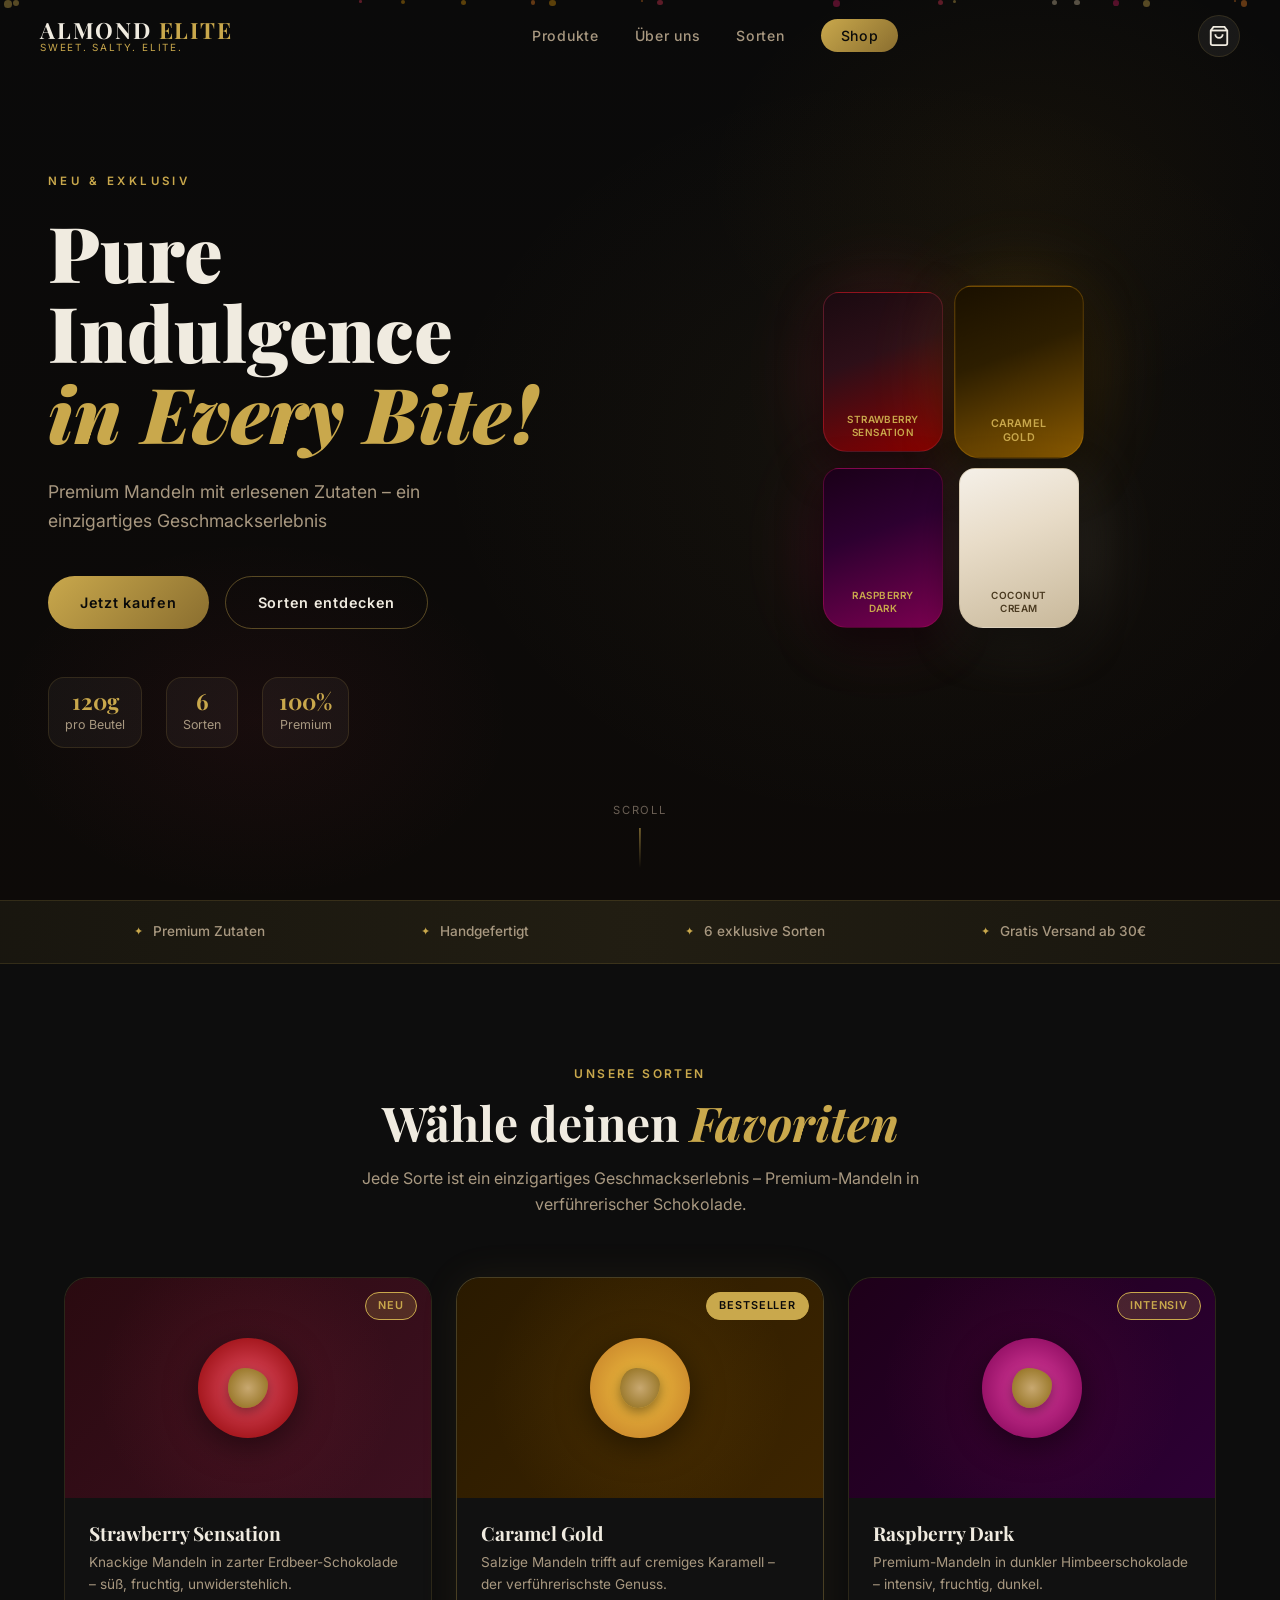
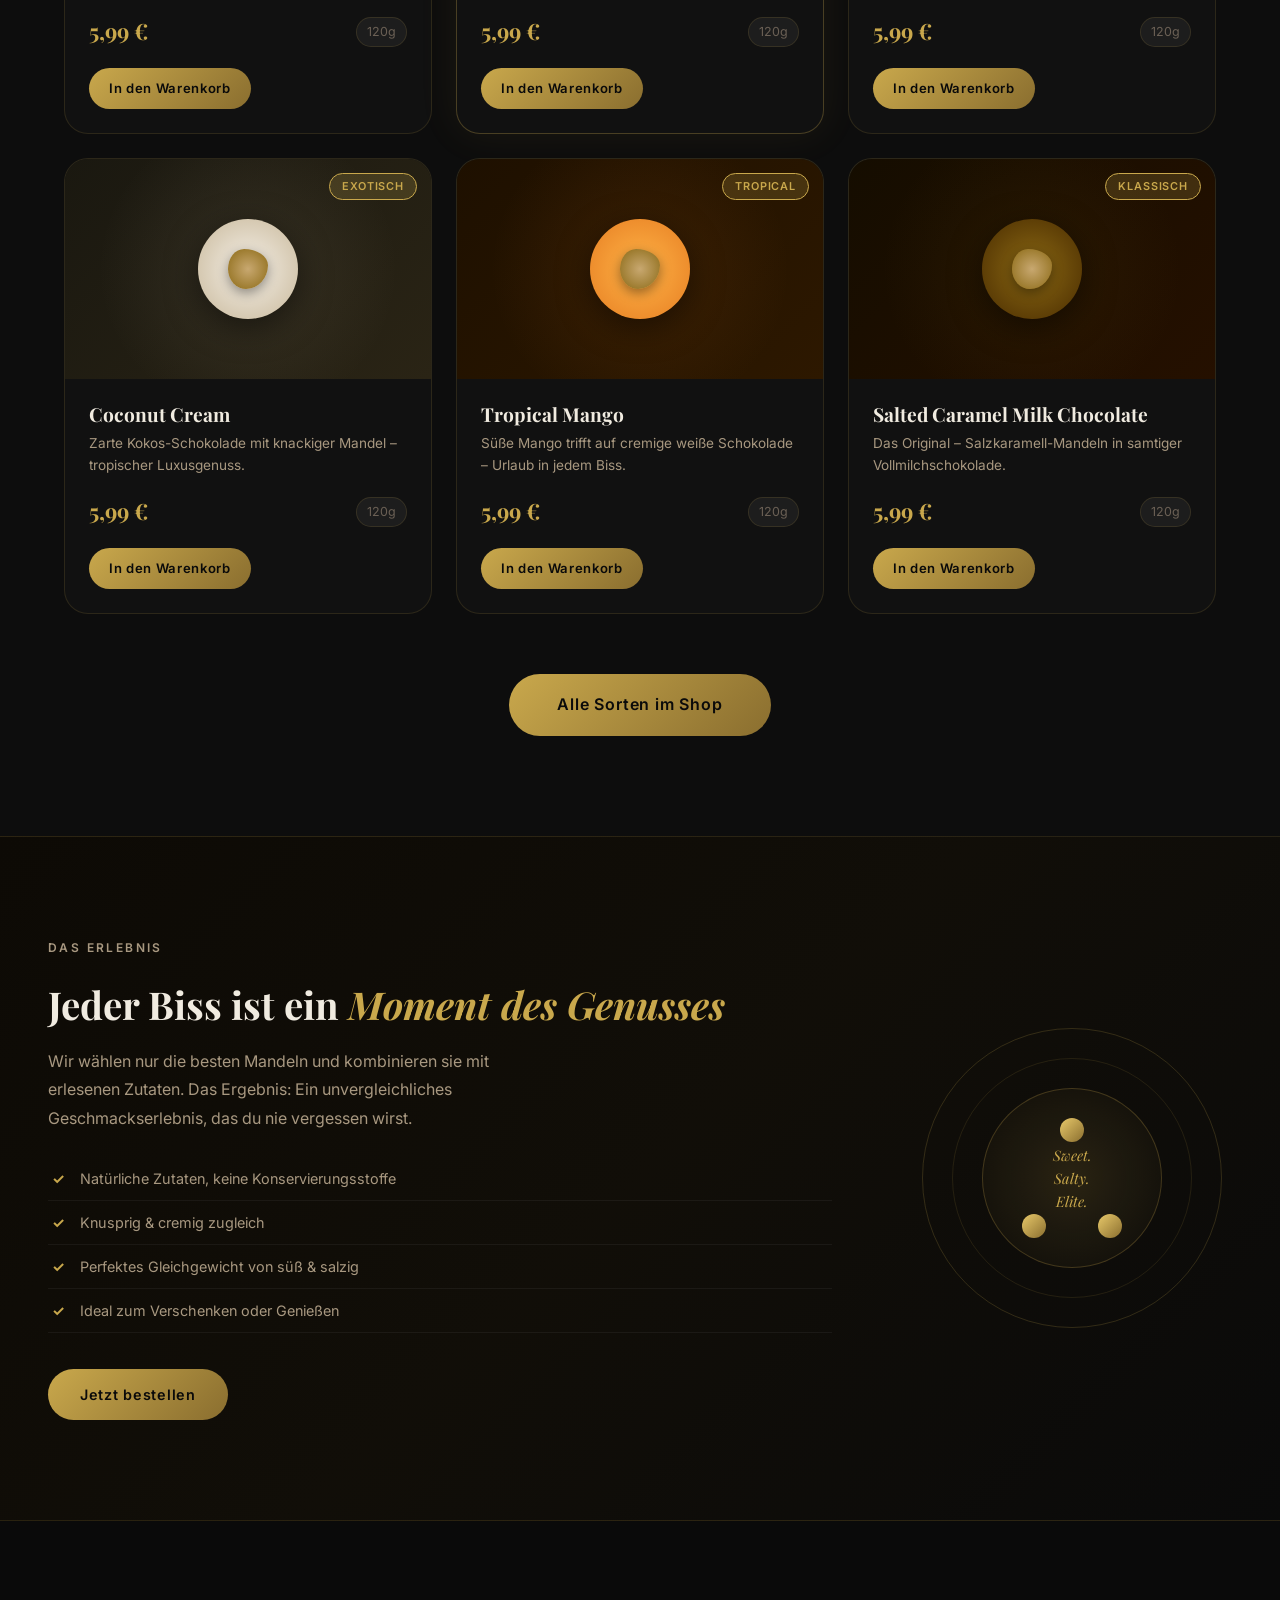
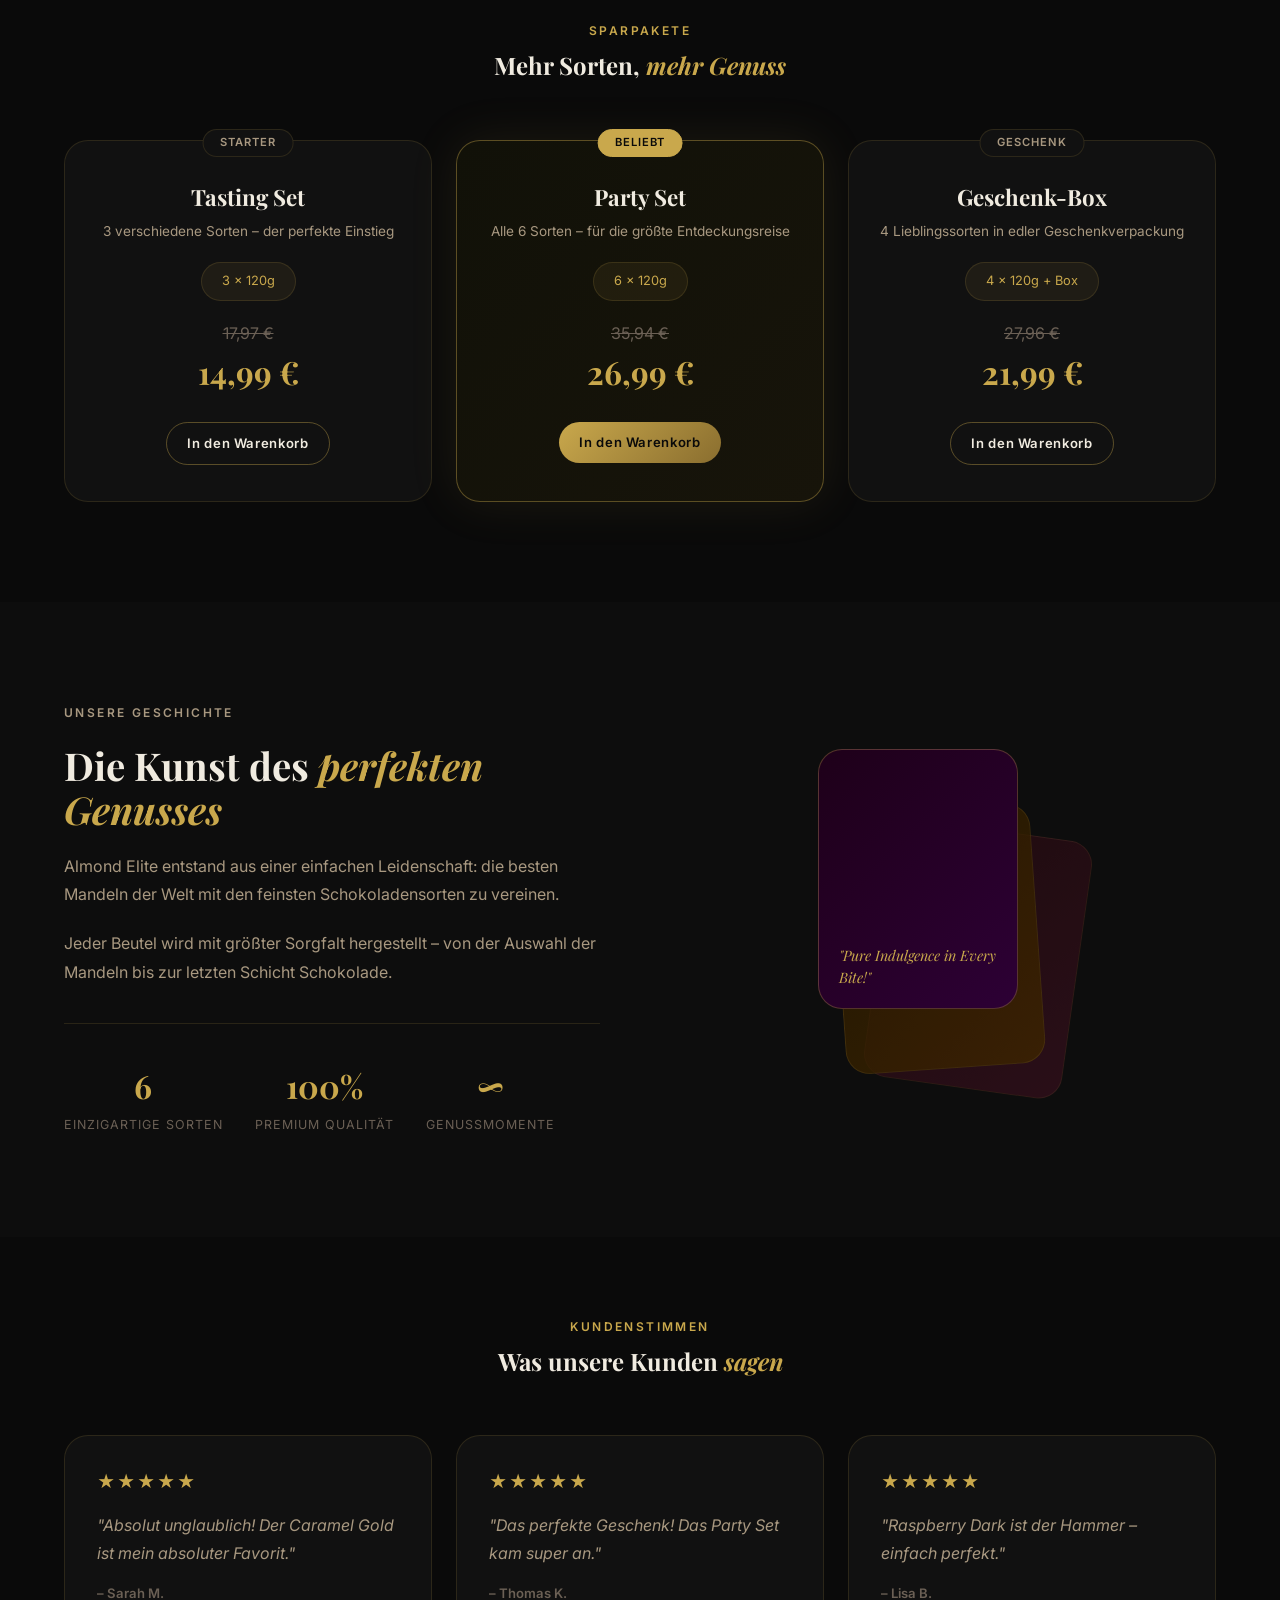
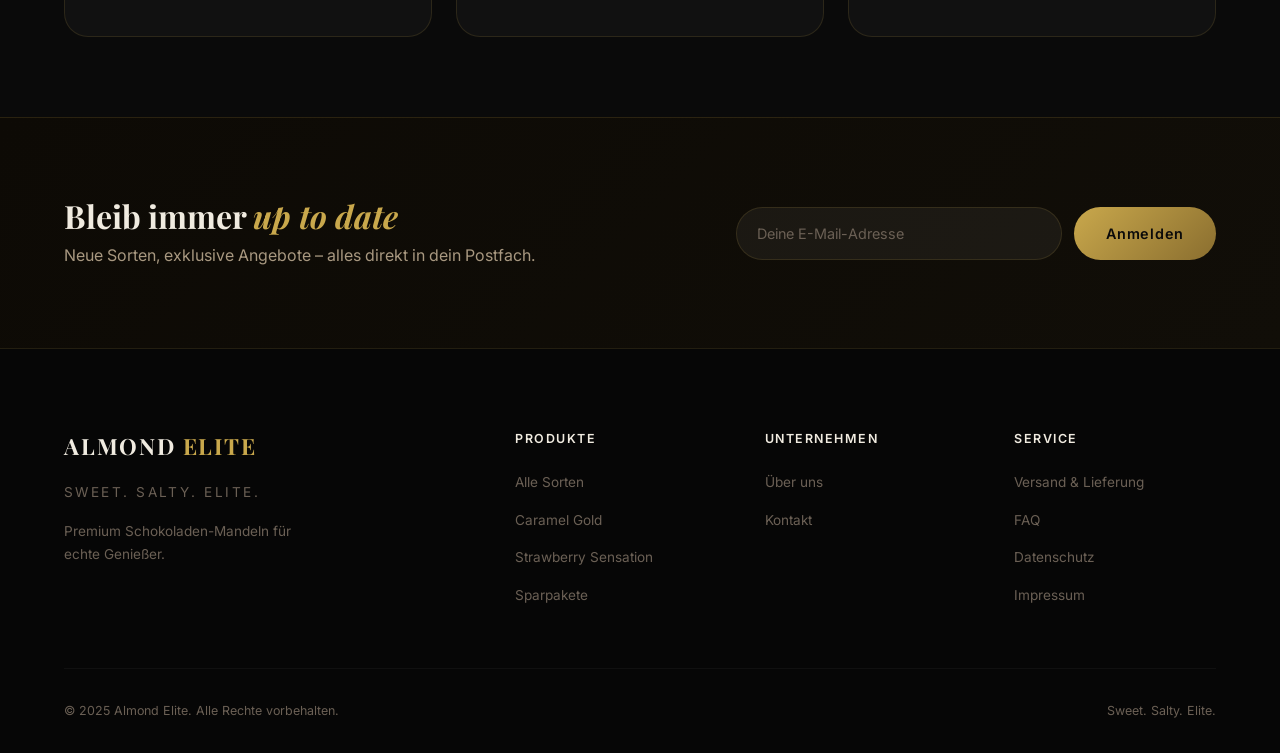
<file: index.html>
<!DOCTYPE html>
<html lang="de">
<head>
  <meta charset="UTF-8" />
  <meta name="viewport" content="width=device-width, initial-scale=1.0" />
  <title>Almond Elite – Sweet. Salty. Elite.</title>
  <link rel="stylesheet" href="css/style.css" />
  <link rel="preconnect" href="https://fonts.googleapis.com" />
  <link rel="preconnect" href="https://fonts.gstatic.com" crossorigin />
  <link href="https://fonts.googleapis.com/css2?family=Playfair+Display:ital,wght@0,400;0,700;0,900;1,400&family=Inter:wght@300;400;500;600&display=swap" rel="stylesheet" />
</head>
<body>

  <!-- ===== NAVIGATION ===== -->
  <nav class="navbar" id="navbar">
    <div class="nav-container">
      <a href="index.html" class="nav-logo">
        <span class="logo-text">ALMOND <span class="logo-accent">ELITE</span></span>
        <span class="logo-tagline">Sweet. Salty. Elite.</span>
      </a>

      <ul class="nav-links" id="navLinks">
        <li><a href="#products">Produkte</a></li>
        <li><a href="#about">Über uns</a></li>
        <li><a href="#flavors">Sorten</a></li>
        <li><a href="shop.html" class="nav-shop-link">Shop</a></li>
      </ul>

      <div class="nav-actions">
        <a href="shop.html" class="cart-btn" id="cartBtn">
          <svg width="22" height="22" viewBox="0 0 24 24" fill="none" stroke="currentColor" stroke-width="2"><path d="M6 2L3 6v14a2 2 0 002 2h14a2 2 0 002-2V6l-3-4z"/><line x1="3" y1="6" x2="21" y2="6"/><path d="M16 10a4 4 0 01-8 0"/></svg>
          <span class="cart-count" id="cartCount">0</span>
        </a>
        <button class="hamburger" id="hamburger" aria-label="Menu">
          <span></span><span></span><span></span>
        </button>
      </div>
    </div>
  </nav>

  <!-- ===== HERO ===== -->
  <section class="hero" id="hero">
    <div class="hero-bg-overlay"></div>
    <div class="hero-particles" id="particles"></div>
    <div class="hero-content">
      <p class="hero-eyebrow">NEU & EXKLUSIV</p>
      <h1 class="hero-title">
        Pure Indulgence<br/>
        <em>in Every Bite!</em>
      </h1>
      <p class="hero-subtitle">Premium Mandeln mit erlesenen Zutaten – ein einzigartiges Geschmackserlebnis</p>
      <div class="hero-actions">
        <a href="shop.html" class="btn btn-primary">Jetzt kaufen</a>
        <a href="#products" class="btn btn-outline">Sorten entdecken</a>
      </div>
      <div class="hero-badges">
        <div class="badge"><span>120g</span>pro Beutel</div>
        <div class="badge"><span>6</span>Sorten</div>
        <div class="badge"><span>100%</span>Premium</div>
      </div>
    </div>
    <div class="hero-visual">
      <div class="hero-products-showcase">
        <div class="showcase-product showcase-1">
          <div class="product-glow strawberry-glow"></div>
          <div class="product-bag strawberry-bag">
            <div class="bag-label">Strawberry<br>Sensation</div>
          </div>
        </div>
        <div class="showcase-product showcase-2 featured">
          <div class="product-glow caramel-glow"></div>
          <div class="product-bag caramel-bag">
            <div class="bag-label">Caramel<br>Gold</div>
          </div>
        </div>
        <div class="showcase-product showcase-3">
          <div class="product-glow raspberry-glow"></div>
          <div class="product-bag raspberry-bag">
            <div class="bag-label">Raspberry<br>Dark</div>
          </div>
        </div>
        <div class="showcase-product showcase-4">
          <div class="product-glow coconut-glow"></div>
          <div class="product-bag coconut-bag">
            <div class="bag-label">Coconut<br>Cream</div>
          </div>
        </div>
      </div>
    </div>
    <div class="hero-scroll">
      <span>Scroll</span>
      <div class="scroll-line"></div>
    </div>
  </section>

  <!-- ===== USP STRIP ===== -->
  <section class="usp-strip">
    <div class="container">
      <div class="usp-grid">
        <div class="usp-item">
          <div class="usp-icon">✦</div>
          <span>Premium Zutaten</span>
        </div>
        <div class="usp-item">
          <div class="usp-icon">✦</div>
          <span>Handgefertigt</span>
        </div>
        <div class="usp-item">
          <div class="usp-icon">✦</div>
          <span>6 exklusive Sorten</span>
        </div>
        <div class="usp-item">
          <div class="usp-icon">✦</div>
          <span>Gratis Versand ab 30€</span>
        </div>
      </div>
    </div>
  </section>

  <!-- ===== PRODUCTS / FLAVORS ===== -->
  <section class="products-section" id="products">
    <div class="container">
      <div class="section-header">
        <p class="section-eyebrow">Unsere Sorten</p>
        <h2 class="section-title">Wähle deinen <em>Favoriten</em></h2>
        <p class="section-desc">Jede Sorte ist ein einzigartiges Geschmackserlebnis – Premium-Mandeln in verführerischer Schokolade.</p>
      </div>

      <div class="products-grid" id="productsGrid">

        <article class="product-card" data-flavor="strawberry" data-price="5.99">
          <div class="product-card-visual strawberry">
            <div class="card-bg-glow"></div>
            <div class="product-img-placeholder">
              <div class="almond-visual">
                <div class="av-outer" style="background: radial-gradient(circle, #e8536a, #8b0000)"></div>
                <div class="av-inner"></div>
              </div>
            </div>
            <span class="flavor-tag">NEU</span>
          </div>
          <div class="product-card-body">
            <h3>Strawberry Sensation</h3>
            <p>Knackige Mandeln in zarter Erdbeer-Schokolade – süß, fruchtig, unwiderstehlich.</p>
            <div class="product-meta">
              <span class="price">5,99 €</span>
              <span class="weight">120g</span>
            </div>
            <button class="btn btn-primary btn-sm add-to-cart"
              data-name="Strawberry Sensation"
              data-price="5.99"
              data-color="strawberry">In den Warenkorb</button>
          </div>
        </article>

        <article class="product-card featured-card" data-flavor="caramel" data-price="5.99">
          <div class="product-card-visual caramel">
            <div class="card-bg-glow"></div>
            <div class="product-img-placeholder">
              <div class="almond-visual">
                <div class="av-outer" style="background: radial-gradient(circle, #f0c040, #c27b27)"></div>
                <div class="av-inner"></div>
              </div>
            </div>
            <span class="flavor-tag bestseller-tag">Bestseller</span>
          </div>
          <div class="product-card-body">
            <h3>Caramel Gold</h3>
            <p>Salzige Mandeln trifft auf cremiges Karamell – der verführerischste Genuss.</p>
            <div class="product-meta">
              <span class="price">5,99 €</span>
              <span class="weight">120g</span>
            </div>
            <button class="btn btn-primary btn-sm add-to-cart"
              data-name="Caramel Gold"
              data-price="5.99"
              data-color="caramel">In den Warenkorb</button>
          </div>
        </article>

        <article class="product-card" data-flavor="raspberry" data-price="5.99">
          <div class="product-card-visual raspberry">
            <div class="card-bg-glow"></div>
            <div class="product-img-placeholder">
              <div class="almond-visual">
                <div class="av-outer" style="background: radial-gradient(circle, #e040a0, #7b0052)"></div>
                <div class="av-inner"></div>
              </div>
            </div>
            <span class="flavor-tag">Intensiv</span>
          </div>
          <div class="product-card-body">
            <h3>Raspberry Dark</h3>
            <p>Premium-Mandeln in dunkler Himbeerschokolade – intensiv, fruchtig, dunkel.</p>
            <div class="product-meta">
              <span class="price">5,99 €</span>
              <span class="weight">120g</span>
            </div>
            <button class="btn btn-primary btn-sm add-to-cart"
              data-name="Raspberry Dark"
              data-price="5.99"
              data-color="raspberry">In den Warenkorb</button>
          </div>
        </article>

        <article class="product-card" data-flavor="coconut" data-price="5.99">
          <div class="product-card-visual coconut">
            <div class="card-bg-glow"></div>
            <div class="product-img-placeholder">
              <div class="almond-visual">
                <div class="av-outer" style="background: radial-gradient(circle, #f5f0e8, #c8b89a)"></div>
                <div class="av-inner"></div>
              </div>
            </div>
            <span class="flavor-tag">Exotisch</span>
          </div>
          <div class="product-card-body">
            <h3>Coconut Cream</h3>
            <p>Zarte Kokos-Schokolade mit knackiger Mandel – tropischer Luxusgenuss.</p>
            <div class="product-meta">
              <span class="price">5,99 €</span>
              <span class="weight">120g</span>
            </div>
            <button class="btn btn-primary btn-sm add-to-cart"
              data-name="Coconut Cream"
              data-price="5.99"
              data-color="coconut">In den Warenkorb</button>
          </div>
        </article>

        <article class="product-card" data-flavor="mango" data-price="5.99">
          <div class="product-card-visual mango">
            <div class="card-bg-glow"></div>
            <div class="product-img-placeholder">
              <div class="almond-visual">
                <div class="av-outer" style="background: radial-gradient(circle, #ffb347, #e67e22)"></div>
                <div class="av-inner"></div>
              </div>
            </div>
            <span class="flavor-tag">Tropical</span>
          </div>
          <div class="product-card-body">
            <h3>Tropical Mango</h3>
            <p>Süße Mango trifft auf cremige weiße Schokolade – Urlaub in jedem Biss.</p>
            <div class="product-meta">
              <span class="price">5,99 €</span>
              <span class="weight">120g</span>
            </div>
            <button class="btn btn-primary btn-sm add-to-cart"
              data-name="Tropical Mango"
              data-price="5.99"
              data-color="mango">In den Warenkorb</button>
          </div>
        </article>

        <article class="product-card" data-flavor="saltedchoc" data-price="5.99">
          <div class="product-card-visual saltedchoc">
            <div class="card-bg-glow"></div>
            <div class="product-img-placeholder">
              <div class="almond-visual">
                <div class="av-outer" style="background: radial-gradient(circle, #8B6914, #4a2c00)"></div>
                <div class="av-inner"></div>
              </div>
            </div>
            <span class="flavor-tag">Klassisch</span>
          </div>
          <div class="product-card-body">
            <h3>Salted Caramel Milk Chocolate</h3>
            <p>Das Original – Salzkaramell-Mandeln in samtiger Vollmilchschokolade.</p>
            <div class="product-meta">
              <span class="price">5,99 €</span>
              <span class="weight">120g</span>
            </div>
            <button class="btn btn-primary btn-sm add-to-cart"
              data-name="Salted Caramel Milk Chocolate"
              data-price="5.99"
              data-color="saltedchoc">In den Warenkorb</button>
          </div>
        </article>

      </div>

      <div class="products-cta">
        <a href="shop.html" class="btn btn-primary btn-lg">Alle Sorten im Shop</a>
      </div>
    </div>
  </section>

  <!-- ===== FLAVOR EXPERIENCE BANNER ===== -->
  <section class="experience-banner">
    <div class="experience-inner">
      <div class="exp-content">
        <p class="section-eyebrow">Das Erlebnis</p>
        <h2>Jeder Biss ist ein <em>Moment des Genusses</em></h2>
        <p>Wir wählen nur die besten Mandeln und kombinieren sie mit erlesenen Zutaten. Das Ergebnis: Ein unvergleichliches Geschmackserlebnis, das du nie vergessen wirst.</p>
        <ul class="exp-list">
          <li><span class="check">✓</span> Natürliche Zutaten, keine Konservierungsstoffe</li>
          <li><span class="check">✓</span> Knusprig & cremig zugleich</li>
          <li><span class="check">✓</span> Perfektes Gleichgewicht von süß & salzig</li>
          <li><span class="check">✓</span> Ideal zum Verschenken oder Genießen</li>
        </ul>
        <a href="shop.html" class="btn btn-primary">Jetzt bestellen</a>
      </div>
      <div class="exp-visual">
        <div class="exp-circle-outer">
          <div class="exp-circle-mid">
            <div class="exp-circle-inner">
              <div class="exp-product-display">
                <div class="exp-almond exp-a1"></div>
                <div class="exp-almond exp-a2"></div>
                <div class="exp-almond exp-a3"></div>
                <span class="exp-tagline">Sweet.<br>Salty.<br>Elite.</span>
              </div>
            </div>
          </div>
        </div>
      </div>
    </div>
  </section>

  <!-- ===== BUNDLE SECTION ===== -->
  <section class="bundles-section" id="bundles">
    <div class="container">
      <div class="section-header">
        <p class="section-eyebrow">Sparpakete</p>
        <h2>Mehr Sorten, <em>mehr Genuss</em></h2>
      </div>
      <div class="bundles-grid">
        <div class="bundle-card">
          <div class="bundle-badge">Starter</div>
          <h3>Tasting Set</h3>
          <p>3 verschiedene Sorten – der perfekte Einstieg</p>
          <div class="bundle-items">3 × 120g</div>
          <div class="bundle-price">
            <span class="old-price">17,97 €</span>
            <span class="new-price">14,99 €</span>
          </div>
          <button class="btn btn-outline btn-sm add-to-cart"
            data-name="Tasting Set (3er)"
            data-price="14.99"
            data-color="caramel">In den Warenkorb</button>
        </div>
        <div class="bundle-card featured-bundle">
          <div class="bundle-badge popular-badge">Beliebt</div>
          <h3>Party Set</h3>
          <p>Alle 6 Sorten – für die größte Entdeckungsreise</p>
          <div class="bundle-items">6 × 120g</div>
          <div class="bundle-price">
            <span class="old-price">35,94 €</span>
            <span class="new-price">26,99 €</span>
          </div>
          <button class="btn btn-primary btn-sm add-to-cart"
            data-name="Party Set (6er)"
            data-price="26.99"
            data-color="caramel">In den Warenkorb</button>
        </div>
        <div class="bundle-card">
          <div class="bundle-badge">Geschenk</div>
          <h3>Geschenk-Box</h3>
          <p>4 Lieblingssorten in edler Geschenkverpackung</p>
          <div class="bundle-items">4 × 120g + Box</div>
          <div class="bundle-price">
            <span class="old-price">27,96 €</span>
            <span class="new-price">21,99 €</span>
          </div>
          <button class="btn btn-outline btn-sm add-to-cart"
            data-name="Geschenk-Box (4er)"
            data-price="21.99"
            data-color="caramel">In den Warenkorb</button>
        </div>
      </div>
    </div>
  </section>

  <!-- ===== ABOUT ===== -->
  <section class="about-section" id="about">
    <div class="container">
      <div class="about-grid">
        <div class="about-content">
          <p class="section-eyebrow">Unsere Geschichte</p>
          <h2>Die Kunst des <em>perfekten Genusses</em></h2>
          <p>Almond Elite entstand aus einer einfachen Leidenschaft: die besten Mandeln der Welt mit den feinsten Schokoladensorten zu vereinen.</p>
          <p>Jeder Beutel wird mit größter Sorgfalt hergestellt – von der Auswahl der Mandeln bis zur letzten Schicht Schokolade.</p>
          <div class="about-stats">
            <div class="stat"><strong>6</strong><span>Einzigartige Sorten</span></div>
            <div class="stat"><strong>100%</strong><span>Premium Qualität</span></div>
            <div class="stat"><strong>∞</strong><span>Genussmomente</span></div>
          </div>
        </div>
        <div class="about-visual">
          <div class="about-card-stack">
            <div class="about-card ac-back strawberry"></div>
            <div class="about-card ac-mid caramel"></div>
            <div class="about-card ac-front raspberry">
              <div class="ac-text">
                <p>"Pure Indulgence in Every Bite!"</p>
              </div>
            </div>
          </div>
        </div>
      </div>
    </div>
  </section>

  <!-- ===== REVIEWS ===== -->
  <section class="reviews-section">
    <div class="container">
      <div class="section-header">
        <p class="section-eyebrow">Kundenstimmen</p>
        <h2>Was unsere Kunden <em>sagen</em></h2>
      </div>
      <div class="reviews-grid">
        <div class="review-card">
          <div class="review-stars">★★★★★</div>
          <p>"Absolut unglaublich! Der Caramel Gold ist mein absoluter Favorit."</p>
          <div class="reviewer">– Sarah M.</div>
        </div>
        <div class="review-card">
          <div class="review-stars">★★★★★</div>
          <p>"Das perfekte Geschenk! Das Party Set kam super an."</p>
          <div class="reviewer">– Thomas K.</div>
        </div>
        <div class="review-card">
          <div class="review-stars">★★★★★</div>
          <p>"Raspberry Dark ist der Hammer – einfach perfekt."</p>
          <div class="reviewer">– Lisa B.</div>
        </div>
      </div>
    </div>
  </section>

  <!-- ===== NEWSLETTER ===== -->
  <section class="newsletter-section">
    <div class="container">
      <div class="newsletter-inner">
        <div class="nl-content">
          <h2>Bleib immer <em>up to date</em></h2>
          <p>Neue Sorten, exklusive Angebote – alles direkt in dein Postfach.</p>
        </div>
        <form class="nl-form" id="nlForm">
          <input type="email" placeholder="Deine E-Mail-Adresse" required />
          <button type="submit" class="btn btn-primary">Anmelden</button>
        </form>
      </div>
    </div>
  </section>

  <!-- ===== FOOTER ===== -->
  <footer class="footer">
    <div class="container">
      <div class="footer-grid">
        <div class="footer-brand">
          <span class="logo-text">ALMOND <span class="logo-accent">ELITE</span></span>
          <p class="footer-tagline">Sweet. Salty. Elite.</p>
          <p>Premium Schokoladen-Mandeln für echte Genießer.</p>
        </div>
        <div class="footer-col">
          <h4>Produkte</h4>
          <ul>
            <li><a href="shop.html">Alle Sorten</a></li>
            <li><a href="shop.html#caramel">Caramel Gold</a></li>
            <li><a href="shop.html#strawberry">Strawberry Sensation</a></li>
            <li><a href="shop.html#bundles">Sparpakete</a></li>
          </ul>
        </div>
        <div class="footer-col">
          <h4>Unternehmen</h4>
          <ul>
            <li><a href="#about">Über uns</a></li>
            <li><a href="#">Kontakt</a></li>
          </ul>
        </div>
        <div class="footer-col">
          <h4>Service</h4>
          <ul>
            <li><a href="#">Versand & Lieferung</a></li>
            <li><a href="#">FAQ</a></li>
            <li><a href="#">Datenschutz</a></li>
            <li><a href="#">Impressum</a></li>
          </ul>
        </div>
      </div>
      <div class="footer-bottom">
        <p>&copy; 2025 Almond Elite. Alle Rechte vorbehalten.</p>
        <p>Sweet. Salty. Elite.</p>
      </div>
    </div>
  </footer>

  <div class="cart-overlay" id="cartOverlay"></div>
  <aside class="cart-sidebar" id="cartSidebar">
    <div class="cart-header">
      <h3>Warenkorb</h3>
      <button class="cart-close" id="cartClose">✕</button>
    </div>
    <div class="cart-items" id="cartItems">
      <div class="cart-empty">
        <p>Dein Warenkorb ist leer.</p>
        <a href="#products" class="btn btn-outline btn-sm" id="startShoppingBtn">Jetzt entdecken</a>
      </div>
    </div>
    <div class="cart-footer" id="cartFooter" style="display:none">
      <div class="cart-total">
        <span>Gesamt</span>
        <strong id="cartTotal">0,00 €</strong>
      </div>
      <a href="shop.html#checkout" class="btn btn-primary btn-full">Zur Kasse</a>
      <p class="cart-note">Gratis Versand ab 30 € ✓</p>
    </div>
  </aside>

  <div class="toast" id="toast"></div>
  <script src="js/main.js"></script>
</body>
</html>
</file>
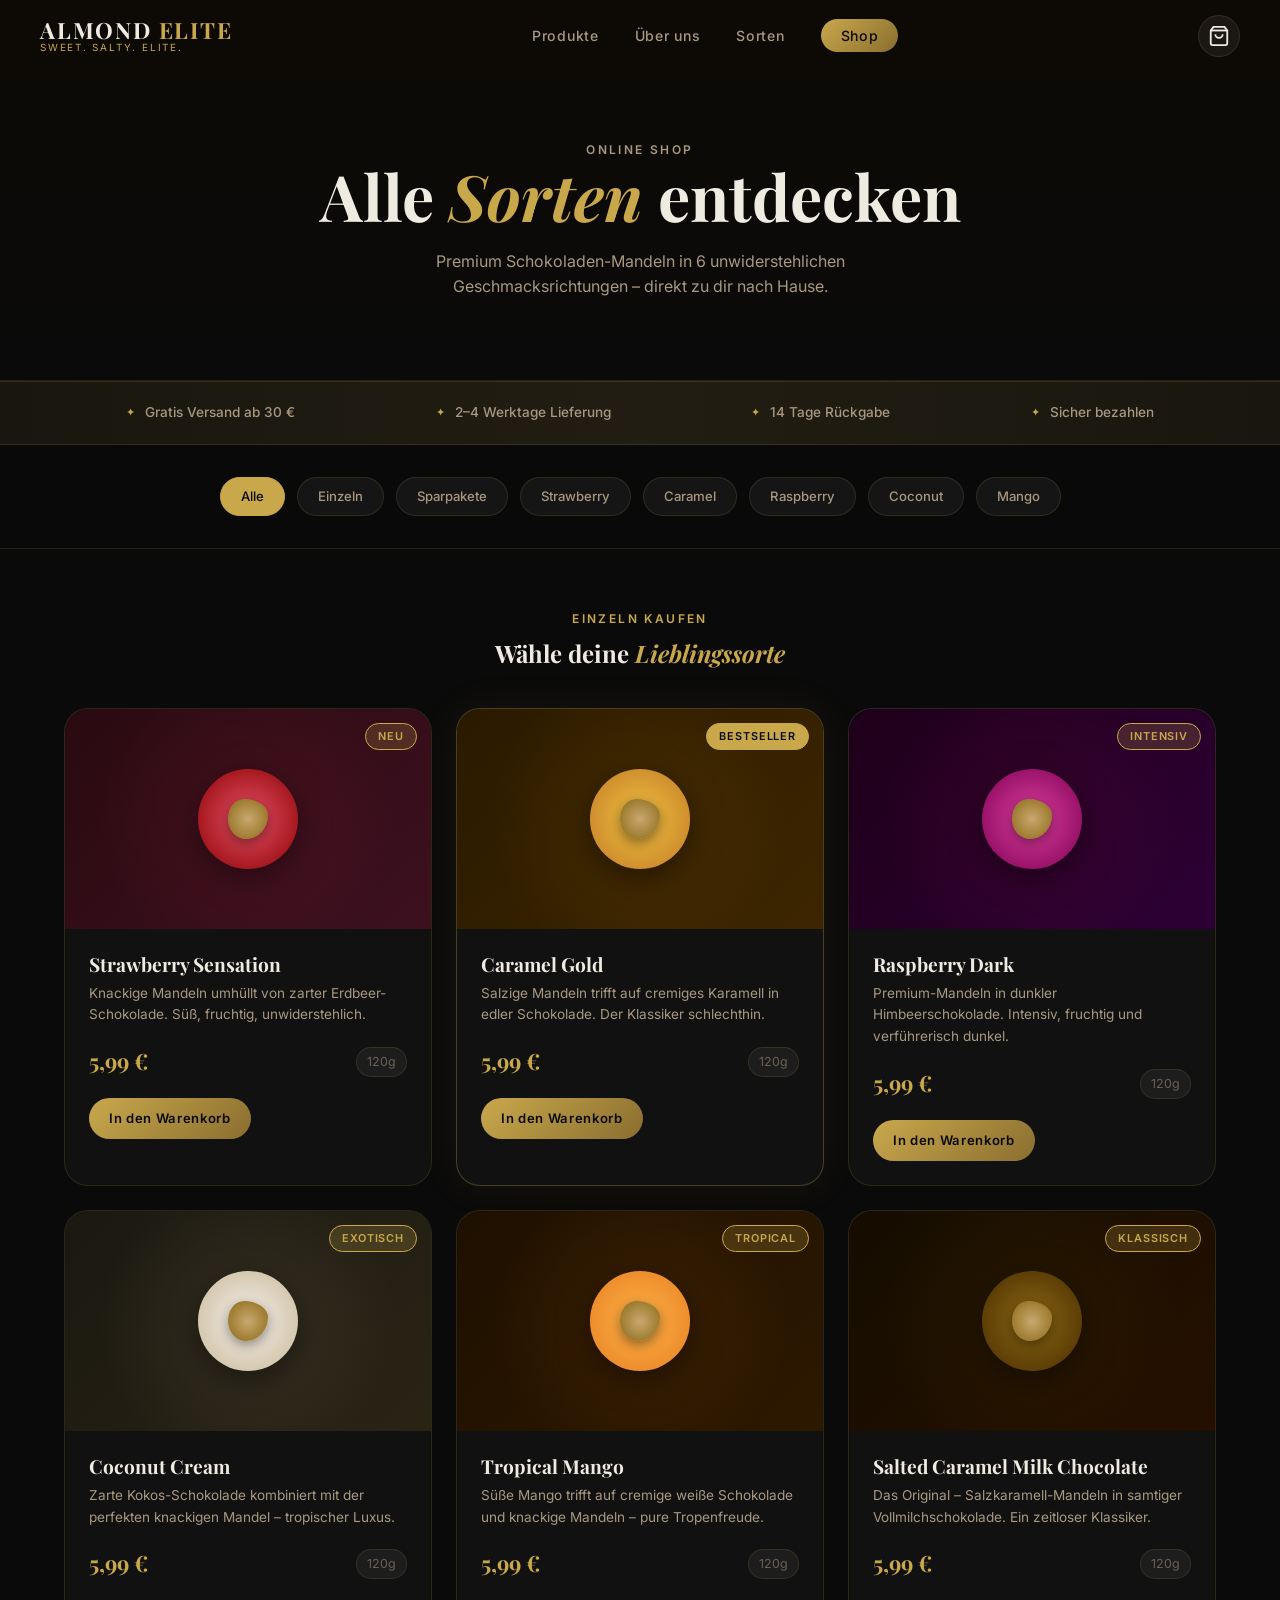
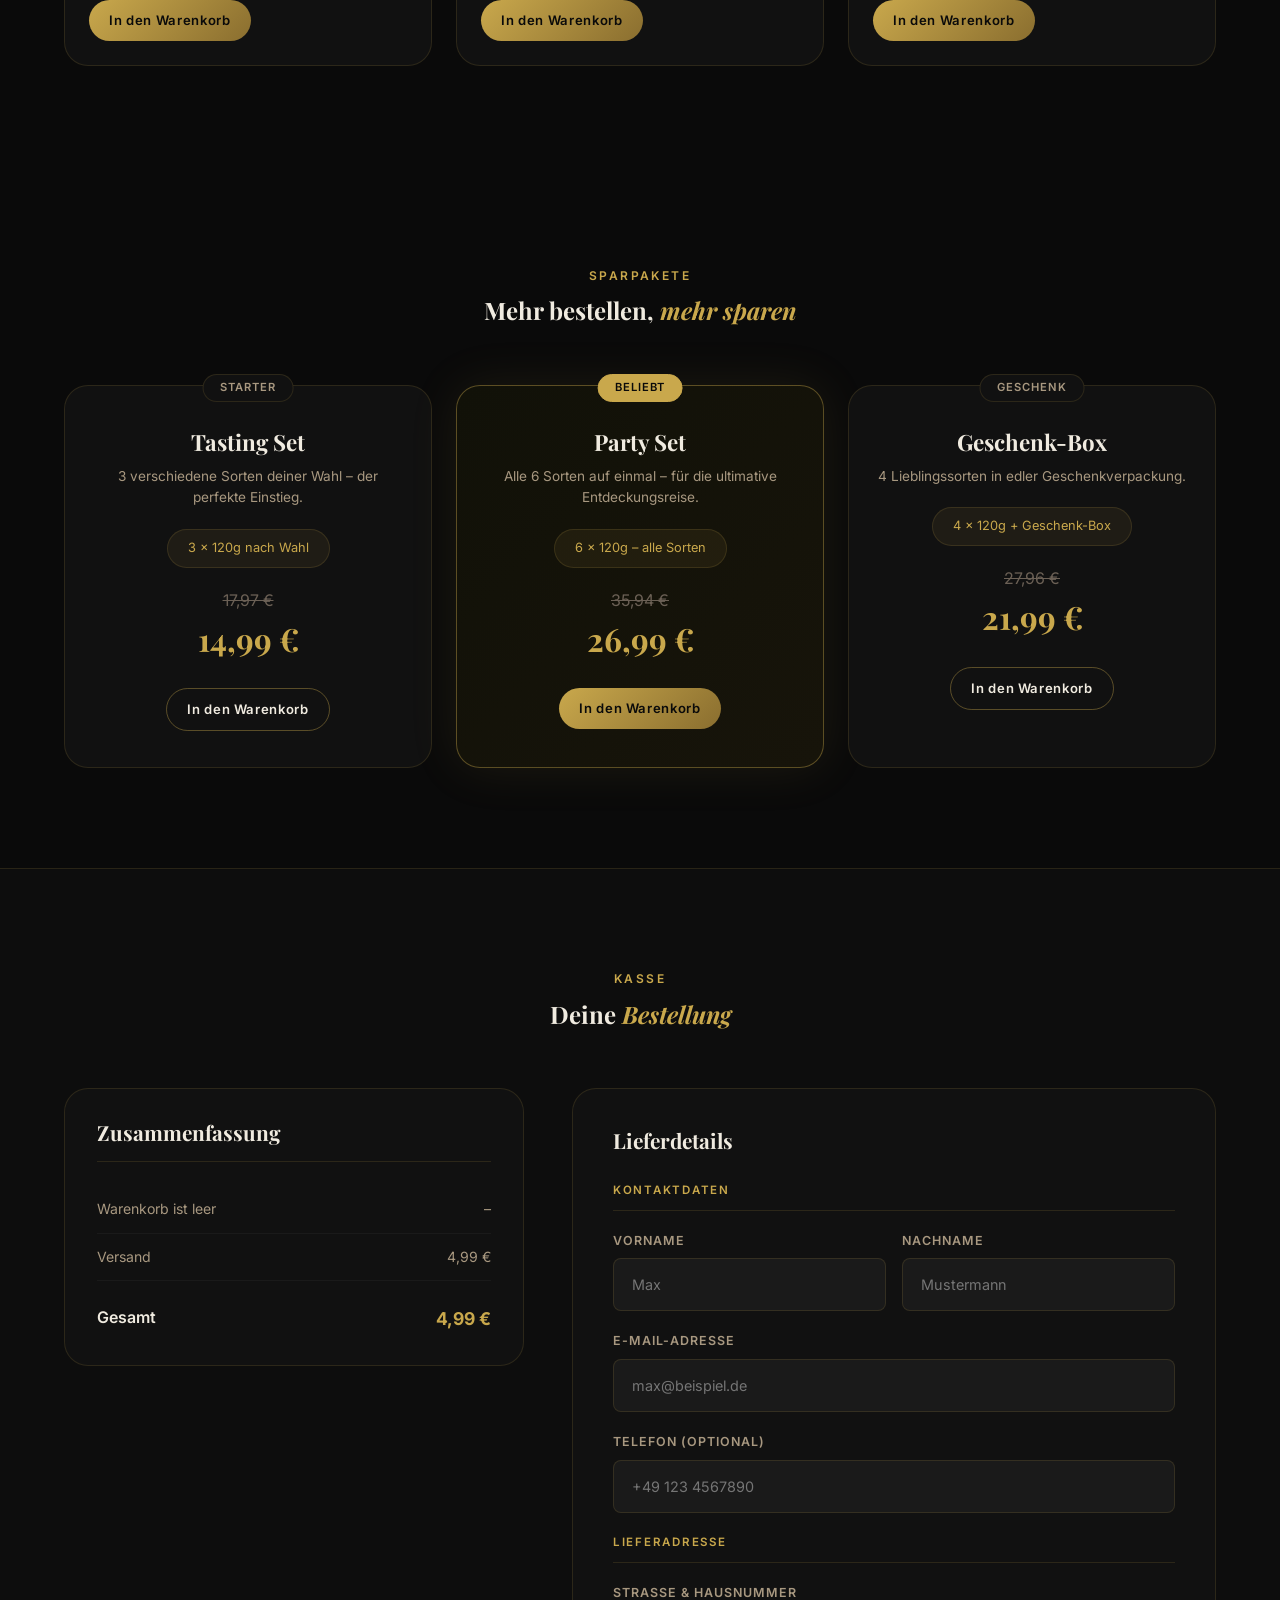
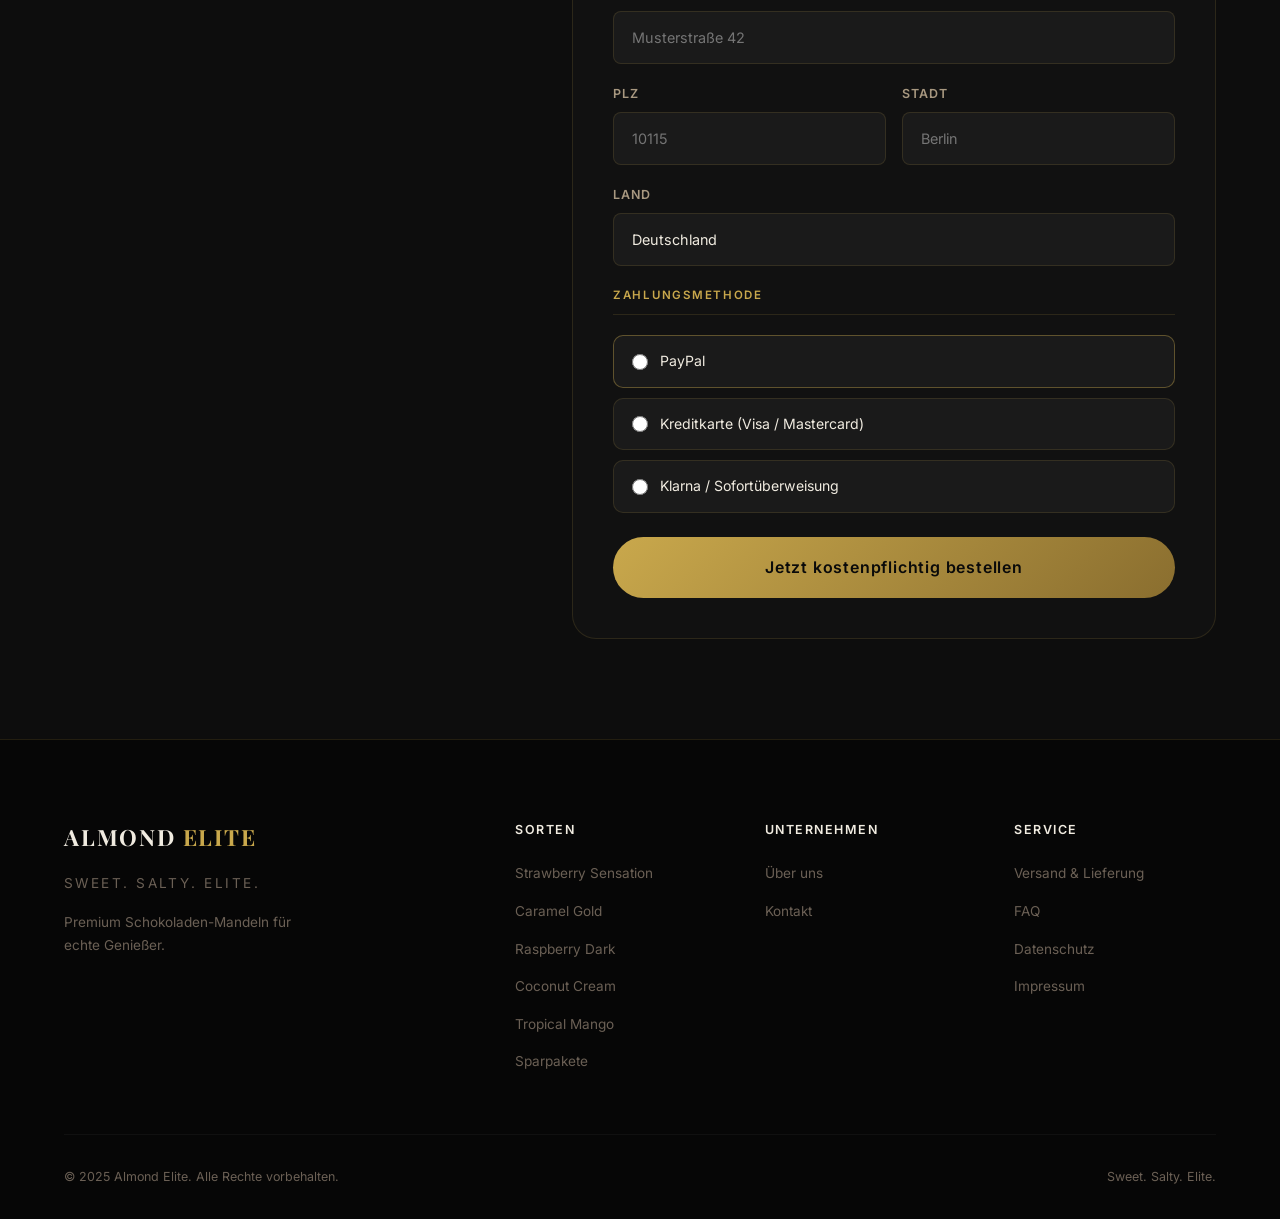
<file: shop.html>
<!DOCTYPE html>
<html lang="de">
<head>
  <meta charset="UTF-8" />
  <meta name="viewport" content="width=device-width, initial-scale=1.0" />
  <title>Shop – Almond Elite</title>
  <link rel="stylesheet" href="css/style.css" />
  <link rel="preconnect" href="https://fonts.googleapis.com" />
  <link rel="preconnect" href="https://fonts.gstatic.com" crossorigin />
  <link href="https://fonts.googleapis.com/css2?family=Playfair+Display:ital,wght@0,400;0,700;0,900;1,400&family=Inter:wght@300;400;500;600&display=swap" rel="stylesheet" />
</head>
<body>

  <nav class="navbar scrolled" id="navbar">
    <div class="nav-container">
      <a href="index.html" class="nav-logo">
        <span class="logo-text">ALMOND <span class="logo-accent">ELITE</span></span>
        <span class="logo-tagline">Sweet. Salty. Elite.</span>
      </a>
      <ul class="nav-links" id="navLinks">
        <li><a href="index.html#products">Produkte</a></li>
        <li><a href="index.html#about">Über uns</a></li>
        <li><a href="index.html#flavors">Sorten</a></li>
        <li><a href="shop.html" class="nav-shop-link">Shop</a></li>
      </ul>
      <div class="nav-actions">
        <button class="cart-btn" id="cartBtn">
          <svg width="22" height="22" viewBox="0 0 24 24" fill="none" stroke="currentColor" stroke-width="2"><path d="M6 2L3 6v14a2 2 0 002 2h14a2 2 0 002-2V6l-3-4z"/><line x1="3" y1="6" x2="21" y2="6"/><path d="M16 10a4 4 0 01-8 0"/></svg>
          <span class="cart-count" id="cartCount">0</span>
        </button>
        <button class="hamburger" id="hamburger" aria-label="Menu">
          <span></span><span></span><span></span>
        </button>
      </div>
    </div>
  </nav>

  <section class="shop-hero">
    <div class="container">
      <p class="section-eyebrow">Online Shop</p>
      <h1>Alle <em>Sorten</em> entdecken</h1>
      <p>Premium Schokoladen-Mandeln in 6 unwiderstehlichen Geschmacksrichtungen – direkt zu dir nach Hause.</p>
    </div>
  </section>

  <div class="usp-strip">
    <div class="container">
      <div class="usp-grid">
        <div class="usp-item"><div class="usp-icon">✦</div><span>Gratis Versand ab 30 €</span></div>
        <div class="usp-item"><div class="usp-icon">✦</div><span>2–4 Werktage Lieferung</span></div>
        <div class="usp-item"><div class="usp-icon">✦</div><span>14 Tage Rückgabe</span></div>
        <div class="usp-item"><div class="usp-icon">✦</div><span>Sicher bezahlen</span></div>
      </div>
    </div>
  </div>

  <div class="shop-filters">
    <div class="container">
      <div class="filter-buttons">
        <button class="filter-btn active" data-filter="all">Alle</button>
        <button class="filter-btn" data-filter="single">Einzeln</button>
        <button class="filter-btn" data-filter="bundle">Sparpakete</button>
        <button class="filter-btn" data-filter="strawberry">Strawberry</button>
        <button class="filter-btn" data-filter="caramel">Caramel</button>
        <button class="filter-btn" data-filter="raspberry">Raspberry</button>
        <button class="filter-btn" data-filter="coconut">Coconut</button>
        <button class="filter-btn" data-filter="mango">Mango</button>
      </div>
    </div>
  </div>

  <section class="shop-grid-section">
    <div class="container">
      <div class="section-header" style="margin-bottom: 40px;">
        <p class="section-eyebrow">Einzeln kaufen</p>
        <h2>Wähle deine <em>Lieblingssorte</em></h2>
      </div>
      <div class="products-grid" id="productsGrid">

        <article class="product-card" data-flavor="strawberry" data-category="single" id="strawberry">
          <div class="product-card-visual strawberry">
            <div class="card-bg-glow"></div>
            <div class="product-img-placeholder">
              <div class="almond-visual">
                <div class="av-outer" style="background: radial-gradient(circle, #e8536a, #8b0000)"></div>
                <div class="av-inner"></div>
              </div>
            </div>
            <span class="flavor-tag">NEU</span>
          </div>
          <div class="product-card-body">
            <h3>Strawberry Sensation</h3>
            <p>Knackige Mandeln umhüllt von zarter Erdbeer-Schokolade. Süß, fruchtig, unwiderstehlich.</p>
            <div class="product-meta">
              <span class="price">5,99 €</span>
              <span class="weight">120g</span>
            </div>
            <button class="btn btn-primary btn-sm add-to-cart"
              data-name="Strawberry Sensation"
              data-price="5.99"
              data-color="strawberry">In den Warenkorb</button>
          </div>
        </article>

        <article class="product-card featured-card" data-flavor="caramel" data-category="single" id="caramel">
          <div class="product-card-visual caramel">
            <div class="card-bg-glow"></div>
            <div class="product-img-placeholder">
              <div class="almond-visual">
                <div class="av-outer" style="background: radial-gradient(circle, #f0c040, #c27b27)"></div>
                <div class="av-inner"></div>
              </div>
            </div>
            <span class="flavor-tag bestseller-tag">Bestseller</span>
          </div>
          <div class="product-card-body">
            <h3>Caramel Gold</h3>
            <p>Salzige Mandeln trifft auf cremiges Karamell in edler Schokolade. Der Klassiker schlechthin.</p>
            <div class="product-meta">
              <span class="price">5,99 €</span>
              <span class="weight">120g</span>
            </div>
            <button class="btn btn-primary btn-sm add-to-cart"
              data-name="Caramel Gold"
              data-price="5.99"
              data-color="caramel">In den Warenkorb</button>
          </div>
        </article>

        <article class="product-card" data-flavor="raspberry" data-category="single" id="raspberry">
          <div class="product-card-visual raspberry">
            <div class="card-bg-glow"></div>
            <div class="product-img-placeholder">
              <div class="almond-visual">
                <div class="av-outer" style="background: radial-gradient(circle, #e040a0, #7b0052)"></div>
                <div class="av-inner"></div>
              </div>
            </div>
            <span class="flavor-tag">Intensiv</span>
          </div>
          <div class="product-card-body">
            <h3>Raspberry Dark</h3>
            <p>Premium-Mandeln in dunkler Himbeerschokolade. Intensiv, fruchtig und verführerisch dunkel.</p>
            <div class="product-meta">
              <span class="price">5,99 €</span>
              <span class="weight">120g</span>
            </div>
            <button class="btn btn-primary btn-sm add-to-cart"
              data-name="Raspberry Dark"
              data-price="5.99"
              data-color="raspberry">In den Warenkorb</button>
          </div>
        </article>

        <article class="product-card" data-flavor="coconut" data-category="single" id="coconut">
          <div class="product-card-visual coconut">
            <div class="card-bg-glow"></div>
            <div class="product-img-placeholder">
              <div class="almond-visual">
                <div class="av-outer" style="background: radial-gradient(circle, #f5f0e8, #c8b89a)"></div>
                <div class="av-inner"></div>
              </div>
            </div>
            <span class="flavor-tag">Exotisch</span>
          </div>
          <div class="product-card-body">
            <h3>Coconut Cream</h3>
            <p>Zarte Kokos-Schokolade kombiniert mit der perfekten knackigen Mandel – tropischer Luxus.</p>
            <div class="product-meta">
              <span class="price">5,99 €</span>
              <span class="weight">120g</span>
            </div>
            <button class="btn btn-primary btn-sm add-to-cart"
              data-name="Coconut Cream"
              data-price="5.99"
              data-color="coconut">In den Warenkorb</button>
          </div>
        </article>

        <article class="product-card" data-flavor="mango" data-category="single" id="mango">
          <div class="product-card-visual mango">
            <div class="card-bg-glow"></div>
            <div class="product-img-placeholder">
              <div class="almond-visual">
                <div class="av-outer" style="background: radial-gradient(circle, #ffb347, #e67e22)"></div>
                <div class="av-inner"></div>
              </div>
            </div>
            <span class="flavor-tag">Tropical</span>
          </div>
          <div class="product-card-body">
            <h3>Tropical Mango</h3>
            <p>Süße Mango trifft auf cremige weiße Schokolade und knackige Mandeln – pure Tropenfreude.</p>
            <div class="product-meta">
              <span class="price">5,99 €</span>
              <span class="weight">120g</span>
            </div>
            <button class="btn btn-primary btn-sm add-to-cart"
              data-name="Tropical Mango"
              data-price="5.99"
              data-color="mango">In den Warenkorb</button>
          </div>
        </article>

        <article class="product-card" data-flavor="saltedchoc" data-category="single">
          <div class="product-card-visual saltedchoc">
            <div class="card-bg-glow"></div>
            <div class="product-img-placeholder">
              <div class="almond-visual">
                <div class="av-outer" style="background: radial-gradient(circle, #8B6914, #4a2c00)"></div>
                <div class="av-inner"></div>
              </div>
            </div>
            <span class="flavor-tag">Klassisch</span>
          </div>
          <div class="product-card-body">
            <h3>Salted Caramel Milk Chocolate</h3>
            <p>Das Original – Salzkaramell-Mandeln in samtiger Vollmilchschokolade. Ein zeitloser Klassiker.</p>
            <div class="product-meta">
              <span class="price">5,99 €</span>
              <span class="weight">120g</span>
            </div>
            <button class="btn btn-primary btn-sm add-to-cart"
              data-name="Salted Caramel Milk Chocolate"
              data-price="5.99"
              data-color="saltedchoc">In den Warenkorb</button>
          </div>
        </article>

      </div>
    </div>
  </section>

  <section class="bundles-section" id="bundles">
    <div class="container">
      <div class="section-header">
        <p class="section-eyebrow">Sparpakete</p>
        <h2>Mehr bestellen, <em>mehr sparen</em></h2>
      </div>
      <div class="bundles-grid">
        <div class="bundle-card" data-category="bundle">
          <div class="bundle-badge">Starter</div>
          <h3>Tasting Set</h3>
          <p>3 verschiedene Sorten deiner Wahl – der perfekte Einstieg.</p>
          <div class="bundle-items">3 × 120g nach Wahl</div>
          <div class="bundle-price">
            <span class="old-price">17,97 €</span>
            <span class="new-price">14,99 €</span>
          </div>
          <button class="btn btn-outline btn-sm add-to-cart"
            data-name="Tasting Set (3er)"
            data-price="14.99"
            data-color="caramel">In den Warenkorb</button>
        </div>
        <div class="bundle-card featured-bundle" data-category="bundle">
          <div class="bundle-badge popular-badge">Beliebt</div>
          <h3>Party Set</h3>
          <p>Alle 6 Sorten auf einmal – für die ultimative Entdeckungsreise.</p>
          <div class="bundle-items">6 × 120g – alle Sorten</div>
          <div class="bundle-price">
            <span class="old-price">35,94 €</span>
            <span class="new-price">26,99 €</span>
          </div>
          <button class="btn btn-primary btn-sm add-to-cart"
            data-name="Party Set (6er – alle Sorten)"
            data-price="26.99"
            data-color="caramel">In den Warenkorb</button>
        </div>
        <div class="bundle-card" data-category="bundle">
          <div class="bundle-badge">Geschenk</div>
          <h3>Geschenk-Box</h3>
          <p>4 Lieblingssorten in edler Geschenkverpackung.</p>
          <div class="bundle-items">4 × 120g + Geschenk-Box</div>
          <div class="bundle-price">
            <span class="old-price">27,96 €</span>
            <span class="new-price">21,99 €</span>
          </div>
          <button class="btn btn-outline btn-sm add-to-cart"
            data-name="Geschenk-Box (4er)"
            data-price="21.99"
            data-color="caramel">In den Warenkorb</button>
        </div>
      </div>
    </div>
  </section>

  <section class="checkout-section" id="checkout">
    <div class="container">
      <div class="section-header">
        <p class="section-eyebrow">Kasse</p>
        <h2>Deine <em>Bestellung</em></h2>
      </div>
      <div class="checkout-grid">
        <div class="checkout-summary">
          <h3>Zusammenfassung</h3>
          <div id="checkoutSummaryItems">
            <div class="summary-item">
              <span>Noch keine Produkte im Warenkorb</span>
              <span>–</span>
            </div>
          </div>
          <div id="checkoutTotal">
            <div class="summary-item">
              <span>Versand</span>
              <span>4,99 €</span>
            </div>
            <div class="summary-total">
              <span>Gesamt</span>
              <strong>4,99 €</strong>
            </div>
          </div>
        </div>
        <div class="checkout-form-wrap">
          <h3>Lieferdetails</h3>
          <form id="checkoutForm">
            <p class="form-section-title">Kontaktdaten</p>
            <div class="form-row">
              <div class="form-group">
                <label>Vorname</label>
                <input type="text" placeholder="Max" required />
              </div>
              <div class="form-group">
                <label>Nachname</label>
                <input type="text" placeholder="Mustermann" required />
              </div>
            </div>
            <div class="form-group">
              <label>E-Mail-Adresse</label>
              <input type="email" placeholder="max@beispiel.de" required />
            </div>
            <div class="form-group">
              <label>Telefon (optional)</label>
              <input type="tel" placeholder="+49 123 4567890" />
            </div>
            <p class="form-section-title">Lieferadresse</p>
            <div class="form-group">
              <label>Straße & Hausnummer</label>
              <input type="text" placeholder="Musterstraße 42" required />
            </div>
            <div class="form-row">
              <div class="form-group">
                <label>PLZ</label>
                <input type="text" placeholder="10115" required />
              </div>
              <div class="form-group">
                <label>Stadt</label>
                <input type="text" placeholder="Berlin" required />
              </div>
            </div>
            <div class="form-group">
              <label>Land</label>
              <select required>
                <option value="de">Deutschland</option>
                <option value="at">Österreich</option>
                <option value="ch">Schweiz</option>
                <option value="nl">Niederlande</option>
                <option value="be">Belgien</option>
              </select>
            </div>
            <p class="form-section-title">Zahlungsmethode</p>
            <div style="display:flex;flex-direction:column;gap:10px;margin-bottom:24px;">
              <label style="display:flex;align-items:center;gap:12px;padding:14px 18px;background:rgba(255,255,255,0.04);border:1px solid var(--border-hover);border-radius:10px;cursor:pointer;font-size:0.88rem;">
                <input type="radio" name="payment" value="paypal" required style="accent-color:var(--gold);width:16px;height:16px;" />
                PayPal
              </label>
              <label style="display:flex;align-items:center;gap:12px;padding:14px 18px;background:rgba(255,255,255,0.04);border:1px solid var(--border);border-radius:10px;cursor:pointer;font-size:0.88rem;">
                <input type="radio" name="payment" value="card" style="accent-color:var(--gold);width:16px;height:16px;" />
                Kreditkarte (Visa / Mastercard)
              </label>
              <label style="display:flex;align-items:center;gap:12px;padding:14px 18px;background:rgba(255,255,255,0.04);border:1px solid var(--border);border-radius:10px;cursor:pointer;font-size:0.88rem;">
                <input type="radio" name="payment" value="bank" style="accent-color:var(--gold);width:16px;height:16px;" />
                Klarna / Sofortüberweisung
              </label>
            </div>
            <button type="submit" class="btn btn-primary btn-full btn-lg">
              Jetzt kostenpflichtig bestellen
            </button>
          </form>
        </div>
      </div>
    </div>
  </section>

  <footer class="footer">
    <div class="container">
      <div class="footer-grid">
        <div class="footer-brand">
          <span class="logo-text">ALMOND <span class="logo-accent">ELITE</span></span>
          <p class="footer-tagline">Sweet. Salty. Elite.</p>
          <p>Premium Schokoladen-Mandeln für echte Genießer.</p>
        </div>
        <div class="footer-col">
          <h4>Sorten</h4>
          <ul>
            <li><a href="#strawberry">Strawberry Sensation</a></li>
            <li><a href="#caramel">Caramel Gold</a></li>
            <li><a href="#raspberry">Raspberry Dark</a></li>
            <li><a href="#coconut">Coconut Cream</a></li>
            <li><a href="#mango">Tropical Mango</a></li>
            <li><a href="#bundles">Sparpakete</a></li>
          </ul>
        </div>
        <div class="footer-col">
          <h4>Unternehmen</h4>
          <ul>
            <li><a href="index.html#about">Über uns</a></li>
            <li><a href="#">Kontakt</a></li>
          </ul>
        </div>
        <div class="footer-col">
          <h4>Service</h4>
          <ul>
            <li><a href="#">Versand & Lieferung</a></li>
            <li><a href="#">FAQ</a></li>
            <li><a href="#">Datenschutz</a></li>
            <li><a href="#">Impressum</a></li>
          </ul>
        </div>
      </div>
      <div class="footer-bottom">
        <p>&copy; 2025 Almond Elite. Alle Rechte vorbehalten.</p>
        <p>Sweet. Salty. Elite.</p>
      </div>
    </div>
  </footer>

  <div class="cart-overlay" id="cartOverlay"></div>
  <aside class="cart-sidebar" id="cartSidebar">
    <div class="cart-header">
      <h3>Warenkorb</h3>
      <button class="cart-close" id="cartClose">✕</button>
    </div>
    <div class="cart-items" id="cartItems">
      <div class="cart-empty">
        <p>Dein Warenkorb ist leer.</p>
        <button class="btn btn-outline btn-sm" onclick="document.getElementById('cartClose').click()">Weiter einkaufen</button>
      </div>
    </div>
    <div class="cart-footer" id="cartFooter" style="display:none">
      <div class="cart-total">
        <span>Gesamt</span>
        <strong id="cartTotal">0,00 €</strong>
      </div>
      <a href="#checkout" class="btn btn-primary btn-full" id="toCheckoutBtn">Zur Kasse</a>
      <p class="cart-note">Gratis Versand ab 30 € ✓</p>
    </div>
  </aside>

  <div class="toast" id="toast"></div>
  <script src="js/main.js"></script>
</body>
</html>
</file>
<file: css/style.css>
/* ==========================================
   ALMOND ELITE – Main Stylesheet
   Dark Luxury Theme
   ========================================== */

/* ---- RESET & BASE ---- */
*, *::before, *::after { box-sizing: border-box; margin: 0; padding: 0; }

:root {
  --bg-dark:       #0a0a0a;
  --bg-card:       #111111;
  --bg-card-hover: #181818;
  --bg-section:    #0d0d0d;
  --bg-strip:      #0f0f0f;

  --gold:          #c9a84c;
  --gold-light:    #e8c96a;
  --gold-dark:     #8a6e2f;

  --strawberry:    #d63553;
  --strawberry-bg: #2a0a10;
  --caramel:       #d4900a;
  --caramel-bg:    #2a1a00;
  --raspberry:     #c2185b;
  --raspberry-bg:  #1e0019;
  --coconut:       #c8b89a;
  --coconut-bg:    #1a1810;
  --mango:         #e67e22;
  --mango-bg:      #1e1000;
  --saltedchoc:    #7b4b1a;
  --saltedchoc-bg: #150d00;

  --text-primary:  #f0ebe0;
  --text-secondary:#a89880;
  --text-muted:    #6b6055;

  --border:        rgba(201, 168, 76, 0.15);
  --border-hover:  rgba(201, 168, 76, 0.4);

  --radius-sm:     8px;
  --radius-md:     16px;
  --radius-lg:     24px;
  --radius-xl:     40px;

  --shadow-gold:   0 0 30px rgba(201, 168, 76, 0.2);
  --shadow-card:   0 8px 32px rgba(0,0,0,0.5);

  --transition:    0.3s cubic-bezier(0.4, 0, 0.2, 1);

  --font-display:  'Playfair Display', Georgia, serif;
  --font-body:     'Inter', -apple-system, sans-serif;
}

html { scroll-behavior: smooth; }

body {
  background: var(--bg-dark);
  color: var(--text-primary);
  font-family: var(--font-body);
  font-size: 16px;
  line-height: 1.6;
  overflow-x: hidden;
}

a { color: inherit; text-decoration: none; }
ul { list-style: none; }
img { max-width: 100%; display: block; }
button { cursor: pointer; border: none; background: none; font: inherit; }

.container {
  max-width: 1200px;
  margin: 0 auto;
  padding: 0 24px;
}

/* ---- TYPOGRAPHY ---- */
h1, h2, h3 { font-family: var(--font-display); line-height: 1.15; }
em { font-style: italic; color: var(--gold); }

.section-eyebrow {
  font-size: 0.75rem;
  font-weight: 600;
  letter-spacing: 0.2em;
  text-transform: uppercase;
  color: var(--gold);
  margin-bottom: 12px;
}
.section-title {
  font-size: clamp(2rem, 4vw, 3rem);
  color: var(--text-primary);
  margin-bottom: 16px;
}
.section-desc {
  color: var(--text-secondary);
  max-width: 580px;
  margin: 0 auto;
}
.section-header {
  text-align: center;
  margin-bottom: 60px;
}

/* ---- BUTTONS ---- */
.btn {
  display: inline-flex;
  align-items: center;
  justify-content: center;
  gap: 8px;
  padding: 14px 32px;
  border-radius: 50px;
  font-weight: 600;
  font-size: 0.9rem;
  letter-spacing: 0.05em;
  transition: var(--transition);
  white-space: nowrap;
}
.btn-primary {
  background: linear-gradient(135deg, var(--gold), var(--gold-dark));
  color: #0a0a0a;
}
.btn-primary:hover {
  background: linear-gradient(135deg, var(--gold-light), var(--gold));
  transform: translateY(-2px);
  box-shadow: 0 8px 24px rgba(201, 168, 76, 0.35);
}
.btn-outline {
  background: transparent;
  color: var(--text-primary);
  border: 1.5px solid var(--border-hover);
}
.btn-outline:hover {
  border-color: var(--gold);
  color: var(--gold);
  transform: translateY(-2px);
}
.btn-sm { padding: 10px 20px; font-size: 0.82rem; }
.btn-lg { padding: 18px 48px; font-size: 1rem; }
.btn-full { width: 100%; }

/* ==========================================
   NAVIGATION
   ========================================== */
.navbar {
  position: fixed;
  top: 0; left: 0; right: 0;
  z-index: 1000;
  padding: 0 24px;
  transition: var(--transition);
}
.navbar.scrolled {
  background: rgba(10,10,10,0.92);
  backdrop-filter: blur(20px);
  border-bottom: 1px solid var(--border);
  box-shadow: 0 4px 32px rgba(0,0,0,0.4);
}
.nav-container {
  max-width: 1200px;
  margin: 0 auto;
  display: flex;
  align-items: center;
  justify-content: space-between;
  height: 72px;
}
.nav-logo {
  display: flex;
  flex-direction: column;
  line-height: 1;
}
.logo-text {
  font-family: var(--font-display);
  font-size: 1.4rem;
  font-weight: 700;
  letter-spacing: 0.08em;
  color: var(--text-primary);
}
.logo-accent { color: var(--gold); }
.logo-tagline {
  font-size: 0.62rem;
  letter-spacing: 0.18em;
  color: var(--gold);
  text-transform: uppercase;
  margin-top: 2px;
}
.nav-links {
  display: flex;
  gap: 36px;
  align-items: center;
}
.nav-links a {
  font-size: 0.88rem;
  font-weight: 500;
  letter-spacing: 0.05em;
  color: var(--text-secondary);
  transition: var(--transition);
  position: relative;
}
.nav-links a::after {
  content: '';
  position: absolute;
  bottom: -4px; left: 0; right: 0;
  height: 1px;
  background: var(--gold);
  transform: scaleX(0);
  transition: var(--transition);
}
.nav-links a:hover { color: var(--text-primary); }
.nav-links a:hover::after { transform: scaleX(1); }
.nav-shop-link {
  background: linear-gradient(135deg, var(--gold), var(--gold-dark)) !important;
  color: #0a0a0a !important;
  padding: 8px 20px;
  border-radius: 50px;
}
.nav-shop-link::after { display: none !important; }
.nav-shop-link:hover { opacity: 0.9; }

.nav-actions { display: flex; align-items: center; gap: 16px; }
.cart-btn {
  position: relative;
  display: flex;
  align-items: center;
  justify-content: center;
  width: 42px; height: 42px;
  border-radius: 50%;
  background: rgba(255,255,255,0.06);
  border: 1px solid var(--border);
  color: var(--text-primary);
  transition: var(--transition);
}
.cart-btn:hover { border-color: var(--gold); color: var(--gold); }
.cart-count {
  position: absolute;
  top: -4px; right: -4px;
  background: var(--gold);
  color: #0a0a0a;
  font-size: 0.65rem;
  font-weight: 700;
  min-width: 18px; height: 18px;
  border-radius: 50%;
  display: flex; align-items: center; justify-content: center;
  opacity: 0;
  transition: var(--transition);
}
.cart-count.visible { opacity: 1; }

.hamburger {
  display: none;
  flex-direction: column;
  gap: 5px;
  padding: 4px;
}
.hamburger span {
  display: block;
  width: 22px; height: 2px;
  background: var(--text-primary);
  border-radius: 2px;
  transition: var(--transition);
}

/* ==========================================
   HERO
   ========================================== */
.hero {
  position: relative;
  min-height: 100vh;
  display: flex;
  align-items: center;
  overflow: hidden;
  padding: 100px 48px 80px;
  gap: 60px;
}
.hero-bg-overlay {
  position: absolute;
  inset: 0;
  background:
    radial-gradient(ellipse 60% 70% at 70% 50%, rgba(201,168,76,0.05) 0%, transparent 60%),
    radial-gradient(ellipse 40% 40% at 20% 80%, rgba(214,53,83,0.06) 0%, transparent 50%),
    radial-gradient(ellipse 50% 50% at 80% 20%, rgba(212,144,10,0.05) 0%, transparent 50%),
    linear-gradient(180deg, #0a0a0a 0%, #0d0a08 100%);
  z-index: 0;
}
.hero-particles {
  position: absolute;
  inset: 0;
  z-index: 0;
  pointer-events: none;
}
.particle {
  position: absolute;
  border-radius: 50%;
  animation: float linear infinite;
  opacity: 0.4;
}
@keyframes float {
  0% { transform: translateY(100vh) rotate(0deg); opacity: 0; }
  10% { opacity: 0.4; }
  90% { opacity: 0.4; }
  100% { transform: translateY(-100px) rotate(360deg); opacity: 0; }
}

.hero-content {
  position: relative;
  z-index: 1;
  flex: 1;
  max-width: 580px;
}
.hero-eyebrow {
  font-size: 0.72rem;
  font-weight: 600;
  letter-spacing: 0.3em;
  text-transform: uppercase;
  color: var(--gold);
  margin-bottom: 20px;
}
.hero-title {
  font-size: clamp(3rem, 6vw, 5.5rem);
  font-weight: 900;
  line-height: 1.05;
  margin-bottom: 24px;
  color: var(--text-primary);
}
.hero-title em {
  font-style: italic;
  color: var(--gold);
  display: block;
}
.hero-subtitle {
  font-size: 1.1rem;
  color: var(--text-secondary);
  margin-bottom: 40px;
  max-width: 480px;
  line-height: 1.7;
}
.hero-actions {
  display: flex;
  gap: 16px;
  flex-wrap: wrap;
  margin-bottom: 48px;
}
.hero-badges {
  display: flex;
  gap: 24px;
  flex-wrap: wrap;
}
.badge {
  display: flex;
  flex-direction: column;
  align-items: center;
  gap: 2px;
  padding: 12px 16px;
  background: rgba(255,255,255,0.04);
  border: 1px solid var(--border);
  border-radius: var(--radius-md);
  font-size: 0.78rem;
  color: var(--text-secondary);
}
.badge span {
  font-family: var(--font-display);
  font-size: 1.4rem;
  font-weight: 700;
  color: var(--gold);
  line-height: 1;
}

.hero-visual {
  position: relative;
  z-index: 1;
  flex: 1;
  display: flex;
  justify-content: center;
  align-items: center;
}
.hero-products-showcase {
  display: grid;
  grid-template-columns: 1fr 1fr;
  gap: 16px;
  max-width: 460px;
}
.showcase-product {
  position: relative;
  display: flex;
  flex-direction: column;
  align-items: center;
  animation: float-product 6s ease-in-out infinite;
}
.showcase-product.featured { transform: scale(1.08); }
.showcase-1 { animation-delay: 0s; }
.showcase-2 { animation-delay: 1.5s; }
.showcase-3 { animation-delay: 3s; }
.showcase-4 { animation-delay: 4.5s; }
@keyframes float-product {
  0%, 100% { transform: translateY(0px); }
  50% { transform: translateY(-12px); }
}
.showcase-product.featured { animation-name: float-product-featured; }
@keyframes float-product-featured {
  0%, 100% { transform: scale(1.08) translateY(0px); }
  50% { transform: scale(1.08) translateY(-12px); }
}

.product-glow {
  position: absolute;
  width: 100%; height: 100%;
  border-radius: 50%;
  filter: blur(40px);
  opacity: 0.3;
  z-index: -1;
}
.strawberry-glow { background: var(--strawberry); }
.caramel-glow    { background: var(--caramel); }
.raspberry-glow  { background: var(--raspberry); }
.coconut-glow    { background: var(--coconut); }

.product-bag {
  width: 120px; height: 160px;
  border-radius: 16px 16px 24px 24px;
  display: flex;
  flex-direction: column;
  align-items: center;
  justify-content: flex-end;
  padding: 12px;
  position: relative;
  overflow: hidden;
  box-shadow: 0 16px 40px rgba(0,0,0,0.6);
}
.strawberry-bag {
  background: linear-gradient(160deg, #1a0a10 0%, #2d0f18 40%, #8b0000 100%);
  border: 1px solid rgba(214,53,83,0.3);
}
.caramel-bag {
  background: linear-gradient(160deg, #1a1000 0%, #2d1e00 40%, #8a5a00 100%);
  border: 1px solid rgba(212,144,10,0.3);
}
.raspberry-bag {
  background: linear-gradient(160deg, #1a0018 0%, #2d0030 40%, #7b0050 100%);
  border: 1px solid rgba(194,24,91,0.3);
}
.coconut-bag {
  background: linear-gradient(160deg, #f5f0e8 0%, #e8dcc8 40%, #c8b89a 100%);
  border: 1px solid rgba(200,184,154,0.5);
}
.bag-label {
  font-size: 0.62rem;
  font-weight: 600;
  text-align: center;
  color: var(--gold);
  letter-spacing: 0.05em;
  line-height: 1.3;
  text-transform: uppercase;
}
.coconut-bag .bag-label { color: #4a3a20; }

.hero-scroll {
  position: absolute;
  bottom: 32px; left: 50%;
  transform: translateX(-50%);
  z-index: 1;
  display: flex;
  flex-direction: column;
  align-items: center;
  gap: 8px;
  font-size: 0.7rem;
  letter-spacing: 0.15em;
  text-transform: uppercase;
  color: var(--text-muted);
}
.scroll-line {
  width: 1px; height: 40px;
  background: linear-gradient(to bottom, var(--gold), transparent);
  animation: scroll-anim 2s ease-in-out infinite;
}
@keyframes scroll-anim {
  0%, 100% { transform: scaleY(1); opacity: 0.8; }
  50% { transform: scaleY(0.5); opacity: 0.3; }
}

/* ==========================================
   USP STRIP
   ========================================== */
.usp-strip {
  background: linear-gradient(90deg, rgba(201,168,76,0.08) 0%, rgba(201,168,76,0.12) 50%, rgba(201,168,76,0.08) 100%);
  border-top: 1px solid var(--border);
  border-bottom: 1px solid var(--border);
  padding: 20px 0;
}
.usp-grid {
  display: flex;
  justify-content: space-around;
  align-items: center;
  flex-wrap: wrap;
  gap: 16px;
}
.usp-item {
  display: flex;
  align-items: center;
  gap: 10px;
  font-size: 0.85rem;
  font-weight: 500;
  color: var(--text-secondary);
}
.usp-icon { color: var(--gold); font-size: 0.7rem; }

/* ==========================================
   PRODUCTS
   ========================================== */
.products-section { padding: 100px 0; background: var(--bg-section); }
.products-grid {
  display: grid;
  grid-template-columns: repeat(auto-fill, minmax(300px, 1fr));
  gap: 24px;
}
.product-card {
  background: var(--bg-card);
  border: 1px solid var(--border);
  border-radius: var(--radius-lg);
  overflow: hidden;
  transition: var(--transition);
  position: relative;
}
.product-card:hover {
  border-color: var(--border-hover);
  transform: translateY(-6px);
  box-shadow: 0 24px 48px rgba(0,0,0,0.5), var(--shadow-gold);
}
.featured-card {
  border-color: rgba(201,168,76,0.3);
  box-shadow: 0 0 40px rgba(201,168,76,0.08);
}

.product-card-visual {
  position: relative;
  height: 220px;
  display: flex;
  align-items: center;
  justify-content: center;
  overflow: hidden;
}
.product-card-visual.strawberry { background: linear-gradient(135deg, var(--strawberry-bg), #3d1020); }
.product-card-visual.caramel    { background: linear-gradient(135deg, var(--caramel-bg), #3d2500); }
.product-card-visual.raspberry  { background: linear-gradient(135deg, var(--raspberry-bg), #2d0035); }
.product-card-visual.coconut    { background: linear-gradient(135deg, var(--coconut-bg), #2a2415); }
.product-card-visual.mango      { background: linear-gradient(135deg, var(--mango-bg), #2d1800); }
.product-card-visual.saltedchoc { background: linear-gradient(135deg, var(--saltedchoc-bg), #251000); }

.card-bg-glow { position: absolute; inset: 0; opacity: 0.12; transition: opacity 0.5s; }
.strawberry .card-bg-glow  { background: radial-gradient(circle at center, var(--strawberry), transparent 70%); }
.caramel .card-bg-glow     { background: radial-gradient(circle at center, var(--caramel), transparent 70%); }
.raspberry .card-bg-glow   { background: radial-gradient(circle at center, var(--raspberry), transparent 70%); }
.coconut .card-bg-glow     { background: radial-gradient(circle at center, var(--coconut), transparent 70%); }
.mango .card-bg-glow       { background: radial-gradient(circle at center, var(--mango), transparent 70%); }
.saltedchoc .card-bg-glow  { background: radial-gradient(circle at center, #8B6914, transparent 70%); }
.product-card:hover .card-bg-glow { opacity: 0.25; }

.product-img-placeholder { display: flex; align-items: center; justify-content: center; z-index: 1; }
.almond-visual {
  position: relative;
  width: 100px; height: 100px;
  display: flex; align-items: center; justify-content: center;
}
.av-outer {
  width: 100px; height: 100px;
  border-radius: 50%;
  box-shadow: 0 8px 32px rgba(0,0,0,0.5);
  animation: pulse-product 3s ease-in-out infinite;
}
.av-inner {
  position: absolute;
  width: 40px; height: 40px;
  background: radial-gradient(circle, #c8a870, #8B6914);
  border-radius: 40% 60% 55% 45% / 50% 40% 60% 50%;
  top: 50%; left: 50%;
  transform: translate(-50%, -50%);
  box-shadow: 0 4px 12px rgba(0,0,0,0.4);
}
@keyframes pulse-product {
  0%, 100% { transform: scale(1); box-shadow: 0 8px 32px rgba(0,0,0,0.5); }
  50% { transform: scale(1.04); box-shadow: 0 12px 40px rgba(0,0,0,0.6); }
}

.flavor-tag {
  position: absolute;
  top: 14px; right: 14px;
  padding: 4px 12px;
  border-radius: 50px;
  font-size: 0.68rem;
  font-weight: 600;
  letter-spacing: 0.08em;
  text-transform: uppercase;
  background: rgba(201,168,76,0.2);
  border: 1px solid var(--gold);
  color: var(--gold);
}
.bestseller-tag { background: var(--gold); color: #0a0a0a; border-color: var(--gold); }

.product-card-body { padding: 24px; }
.product-card-body h3 { font-size: 1.2rem; margin-bottom: 8px; color: var(--text-primary); }
.product-card-body p { font-size: 0.85rem; color: var(--text-secondary); margin-bottom: 18px; line-height: 1.6; }
.product-meta { display: flex; justify-content: space-between; align-items: center; margin-bottom: 18px; }
.price { font-size: 1.4rem; font-weight: 700; color: var(--gold); font-family: var(--font-display); }
.weight {
  font-size: 0.78rem; color: var(--text-muted);
  background: rgba(255,255,255,0.05);
  padding: 4px 10px; border-radius: 50px; border: 1px solid var(--border);
}
.products-cta { text-align: center; margin-top: 60px; }

/* ==========================================
   EXPERIENCE BANNER
   ========================================== */
.experience-banner {
  padding: 100px 48px;
  background: linear-gradient(135deg, #0d0a05 0%, #110e08 50%, #0a0a0a 100%);
  border-top: 1px solid var(--border);
  border-bottom: 1px solid var(--border);
}
.experience-inner { max-width: 1200px; margin: 0 auto; display: flex; align-items: center; gap: 80px; }
.exp-content { flex: 1; }
.exp-content h2 { font-size: clamp(1.8rem, 3vw, 2.8rem); margin-bottom: 20px; }
.exp-content p { color: var(--text-secondary); margin-bottom: 24px; line-height: 1.8; max-width: 500px; }
.exp-list { margin-bottom: 36px; }
.exp-list li {
  display: flex; align-items: center; gap: 12px;
  padding: 10px 0; border-bottom: 1px solid rgba(255,255,255,0.05);
  color: var(--text-secondary); font-size: 0.9rem;
}
.check { color: var(--gold); font-weight: 700; width: 20px; text-align: center; }
.exp-visual { flex: 0 0 320px; display: flex; justify-content: center; }
.exp-circle-outer {
  width: 300px; height: 300px; border-radius: 50%;
  border: 1px solid rgba(201,168,76,0.2);
  display: flex; align-items: center; justify-content: center;
  animation: spin-slow 20s linear infinite;
}
.exp-circle-mid {
  width: 240px; height: 240px; border-radius: 50%;
  border: 1px solid rgba(201,168,76,0.12);
  display: flex; align-items: center; justify-content: center;
  animation: spin-slow 15s linear infinite reverse;
}
.exp-circle-inner {
  width: 180px; height: 180px; border-radius: 50%;
  background: radial-gradient(circle, rgba(201,168,76,0.15), transparent);
  border: 1px solid rgba(201,168,76,0.25);
  display: flex; align-items: center; justify-content: center;
}
.exp-product-display { position: relative; width: 120px; height: 120px; display: flex; align-items: center; justify-content: center; }
.exp-tagline { font-family: var(--font-display); font-size: 0.9rem; font-style: italic; color: var(--gold); text-align: center; line-height: 1.6; }
.exp-almond { position: absolute; width: 24px; height: 24px; border-radius: 50%; background: linear-gradient(135deg, var(--gold-light), var(--gold-dark)); }
.exp-a1 { top: 0; left: 50%; transform: translateX(-50%); }
.exp-a2 { bottom: 0; left: 10px; }
.exp-a3 { bottom: 0; right: 10px; }
@keyframes spin-slow { to { transform: rotate(360deg); } }

/* ==========================================
   BUNDLES
   ========================================== */
.bundles-section { padding: 100px 0; background: var(--bg-dark); }
.bundles-grid { display: grid; grid-template-columns: repeat(auto-fit, minmax(260px, 1fr)); gap: 24px; }
.bundle-card {
  background: var(--bg-card); border: 1px solid var(--border);
  border-radius: var(--radius-lg); padding: 36px 28px;
  text-align: center; position: relative; transition: var(--transition);
}
.bundle-card:hover { border-color: var(--border-hover); transform: translateY(-4px); box-shadow: var(--shadow-card); }
.featured-bundle {
  border-color: rgba(201,168,76,0.4);
  background: linear-gradient(135deg, #111108, #17140a);
  box-shadow: 0 0 50px rgba(201,168,76,0.1);
}
.bundle-badge {
  position: absolute; top: -12px; left: 50%; transform: translateX(-50%);
  padding: 4px 16px; border-radius: 50px;
  font-size: 0.7rem; font-weight: 600; letter-spacing: 0.1em; text-transform: uppercase;
  background: var(--bg-card); border: 1px solid var(--border); color: var(--text-secondary);
}
.popular-badge { background: var(--gold); border-color: var(--gold); color: #0a0a0a; }
.bundle-card h3 { font-size: 1.4rem; margin-bottom: 10px; margin-top: 8px; }
.bundle-card p { color: var(--text-secondary); font-size: 0.85rem; margin-bottom: 20px; line-height: 1.6; }
.bundle-items {
  display: inline-block; padding: 8px 20px;
  background: rgba(201,168,76,0.08); border: 1px solid var(--border);
  border-radius: 50px; font-size: 0.8rem; color: var(--gold); margin-bottom: 20px;
}
.bundle-price { margin-bottom: 24px; }
.old-price { font-size: 1rem; color: var(--text-muted); text-decoration: line-through; display: block; }
.new-price { font-family: var(--font-display); font-size: 2rem; font-weight: 700; color: var(--gold); }

/* ==========================================
   ABOUT
   ========================================== */
.about-section { padding: 100px 0; background: var(--bg-section); }
.about-grid { display: grid; grid-template-columns: 1fr 1fr; gap: 80px; align-items: center; }
.about-content h2 { font-size: clamp(1.8rem, 3vw, 2.8rem); margin-bottom: 20px; }
.about-content p { color: var(--text-secondary); margin-bottom: 20px; line-height: 1.8; }
.about-stats { display: flex; gap: 32px; margin-top: 36px; padding-top: 36px; border-top: 1px solid var(--border); }
.stat { text-align: center; }
.stat strong { font-family: var(--font-display); font-size: 2rem; color: var(--gold); display: block; }
.stat span { font-size: 0.78rem; color: var(--text-muted); text-transform: uppercase; letter-spacing: 0.08em; }
.about-visual { display: flex; justify-content: center; }
.about-card-stack { position: relative; width: 260px; height: 340px; }
.about-card { position: absolute; width: 200px; height: 260px; border-radius: var(--radius-lg); border: 1px solid var(--border); }
.ac-back { bottom: 0; right: 0; background: linear-gradient(135deg, var(--strawberry-bg), #3d1020); transform: rotate(8deg); opacity: 0.6; }
.ac-mid { bottom: 20px; left: 20px; background: linear-gradient(135deg, var(--caramel-bg), #3d2500); transform: rotate(-4deg); opacity: 0.8; }
.ac-front { top: 0; left: 0; background: linear-gradient(135deg, var(--raspberry-bg), #2d0035); border-color: rgba(201,168,76,0.3); display: flex; align-items: flex-end; padding: 20px; }
.ac-text { font-family: var(--font-display); font-style: italic; font-size: 0.9rem; color: var(--gold); line-height: 1.5; }

/* ==========================================
   REVIEWS
   ========================================== */
.reviews-section { padding: 80px 0; background: var(--bg-dark); }
.reviews-grid { display: grid; grid-template-columns: repeat(auto-fit, minmax(280px, 1fr)); gap: 24px; }
.review-card { background: var(--bg-card); border: 1px solid var(--border); border-radius: var(--radius-lg); padding: 32px; }
.review-stars { color: var(--gold); font-size: 1.1rem; margin-bottom: 16px; letter-spacing: 2px; }
.review-card p { color: var(--text-secondary); font-style: italic; line-height: 1.7; margin-bottom: 16px; }
.reviewer { font-size: 0.82rem; color: var(--text-muted); font-weight: 600; }

/* ==========================================
   NEWSLETTER
   ========================================== */
.newsletter-section { padding: 80px 0; background: linear-gradient(135deg, #0d0a05, #110e08); border-top: 1px solid var(--border); }
.newsletter-inner { display: flex; align-items: center; justify-content: space-between; gap: 48px; flex-wrap: wrap; }
.nl-content h2 { font-size: clamp(1.6rem, 2.5vw, 2.2rem); margin-bottom: 8px; }
.nl-content p { color: var(--text-secondary); }
.nl-form { display: flex; gap: 12px; flex: 1; max-width: 480px; }
.nl-form input {
  flex: 1; padding: 14px 20px;
  background: rgba(255,255,255,0.05); border: 1px solid var(--border);
  border-radius: 50px; color: var(--text-primary); font: inherit; font-size: 0.9rem;
  outline: none; transition: var(--transition);
}
.nl-form input:focus { border-color: var(--gold); }
.nl-form input::placeholder { color: var(--text-muted); }

/* ==========================================
   FOOTER
   ========================================== */
.footer { padding: 80px 0 32px; background: #060606; border-top: 1px solid var(--border); }
.footer-grid { display: grid; grid-template-columns: 2fr 1fr 1fr 1fr; gap: 48px; margin-bottom: 60px; }
.footer-brand p { color: var(--text-muted); font-size: 0.85rem; margin-top: 16px; max-width: 260px; line-height: 1.7; }
.footer-tagline { font-size: 0.72rem; letter-spacing: 0.18em; color: var(--gold); text-transform: uppercase; margin-top: 4px; }
.social-links { display: flex; gap: 12px; margin-top: 24px; }
.social-link {
  width: 40px; height: 40px; border-radius: 50%;
  background: rgba(255,255,255,0.05); border: 1px solid var(--border);
  display: flex; align-items: center; justify-content: center;
  color: var(--text-secondary); transition: var(--transition);
}
.social-link:hover { background: var(--gold); border-color: var(--gold); color: #0a0a0a; }
.footer-col h4 { font-size: 0.78rem; font-weight: 600; letter-spacing: 0.12em; text-transform: uppercase; color: var(--text-primary); margin-bottom: 20px; }
.footer-col ul { display: flex; flex-direction: column; gap: 12px; }
.footer-col a { font-size: 0.85rem; color: var(--text-muted); transition: var(--transition); }
.footer-col a:hover { color: var(--gold); }
.footer-bottom {
  padding-top: 32px; border-top: 1px solid rgba(255,255,255,0.04);
  display: flex; justify-content: space-between; align-items: center;
  flex-wrap: wrap; gap: 12px; font-size: 0.78rem; color: var(--text-muted);
}

/* ==========================================
   CART SIDEBAR
   ========================================== */
.cart-overlay {
  position: fixed; inset: 0;
  background: rgba(0,0,0,0.6); backdrop-filter: blur(4px);
  z-index: 1999; opacity: 0; pointer-events: none; transition: var(--transition);
}
.cart-overlay.active { opacity: 1; pointer-events: all; }
.cart-sidebar {
  position: fixed; top: 0; right: 0;
  width: 400px; height: 100vh;
  background: #0f0f0f; border-left: 1px solid var(--border);
  z-index: 2000; display: flex; flex-direction: column;
  transform: translateX(100%);
  transition: transform 0.4s cubic-bezier(0.4, 0, 0.2, 1);
}
.cart-sidebar.open { transform: translateX(0); }
.cart-header { display: flex; justify-content: space-between; align-items: center; padding: 24px; border-bottom: 1px solid var(--border); }
.cart-header h3 { font-family: var(--font-display); font-size: 1.3rem; color: var(--text-primary); }
.cart-close {
  width: 36px; height: 36px; border-radius: 50%;
  background: rgba(255,255,255,0.05); color: var(--text-secondary);
  font-size: 0.9rem; display: flex; align-items: center; justify-content: center; transition: var(--transition);
}
.cart-close:hover { background: rgba(255,255,255,0.1); color: var(--text-primary); }
.cart-items { flex: 1; overflow-y: auto; padding: 24px; }
.cart-empty { display: flex; flex-direction: column; align-items: center; justify-content: center; height: 200px; gap: 16px; text-align: center; }
.cart-empty p { color: var(--text-muted); font-size: 0.9rem; }
.cart-item { display: flex; gap: 16px; align-items: center; padding: 16px 0; border-bottom: 1px solid var(--border); }
.cart-item-dot { width: 44px; height: 44px; border-radius: 50%; flex-shrink: 0; }
.cart-item-info { flex: 1; }
.cart-item-name { font-size: 0.88rem; font-weight: 600; color: var(--text-primary); margin-bottom: 4px; }
.cart-item-price { font-size: 0.82rem; color: var(--gold); }
.cart-item-controls { display: flex; align-items: center; gap: 8px; }
.qty-btn {
  width: 28px; height: 28px; border-radius: 50%;
  background: rgba(255,255,255,0.06); border: 1px solid var(--border);
  color: var(--text-primary); font-size: 1rem;
  display: flex; align-items: center; justify-content: center; transition: var(--transition);
}
.qty-btn:hover { border-color: var(--gold); color: var(--gold); }
.qty-value { min-width: 24px; text-align: center; font-size: 0.88rem; color: var(--text-primary); }
.cart-footer { padding: 24px; border-top: 1px solid var(--border); }
.cart-total { display: flex; justify-content: space-between; align-items: center; margin-bottom: 16px; padding-bottom: 16px; border-bottom: 1px solid var(--border); }
.cart-total span { color: var(--text-secondary); }
.cart-total strong { font-family: var(--font-display); font-size: 1.4rem; color: var(--gold); }
.cart-note { text-align: center; font-size: 0.78rem; color: var(--text-muted); margin-top: 12px; }

/* ==========================================
   TOAST
   ========================================== */
.toast {
  position: fixed; bottom: 32px; right: 32px;
  background: #111; border: 1px solid var(--gold);
  border-radius: var(--radius-md); padding: 14px 24px;
  font-size: 0.88rem; color: var(--text-primary);
  z-index: 3000; transform: translateY(20px); opacity: 0;
  transition: var(--transition); max-width: 320px;
}
.toast.show { transform: translateY(0); opacity: 1; }

/* ==========================================
   SHOP PAGE SPECIFIC
   ========================================== */
.shop-hero {
  padding: 140px 0 80px; text-align: center;
  background: linear-gradient(180deg, #0d0a05 0%, var(--bg-dark) 100%);
  border-bottom: 1px solid var(--border);
}
.shop-hero h1 { font-size: clamp(2.5rem, 5vw, 4rem); margin-bottom: 16px; }
.shop-hero p { color: var(--text-secondary); max-width: 480px; margin: 0 auto; }
.shop-filters {
  padding: 32px 0; border-bottom: 1px solid var(--border);
  position: sticky; top: 72px;
  background: rgba(10,10,10,0.92); backdrop-filter: blur(20px); z-index: 100;
}
.filter-buttons { display: flex; gap: 12px; flex-wrap: wrap; justify-content: center; }
.filter-btn {
  padding: 8px 20px; border-radius: 50px; font-size: 0.82rem; font-weight: 500;
  background: rgba(255,255,255,0.05); border: 1px solid var(--border);
  color: var(--text-secondary); transition: var(--transition);
}
.filter-btn:hover, .filter-btn.active { background: var(--gold); border-color: var(--gold); color: #0a0a0a; }
.shop-grid-section { padding: 60px 0 100px; }

/* CHECKOUT */
.checkout-section { padding: 100px 0; background: var(--bg-section); border-top: 1px solid var(--border); }
.checkout-grid { display: grid; grid-template-columns: 1fr 1.4fr; gap: 48px; align-items: start; }
.checkout-summary { background: var(--bg-card); border: 1px solid var(--border); border-radius: var(--radius-lg); padding: 32px; }
.checkout-summary h3 { font-size: 1.3rem; margin-bottom: 24px; padding-bottom: 16px; border-bottom: 1px solid var(--border); }
.summary-item { display: flex; justify-content: space-between; padding: 12px 0; border-bottom: 1px solid rgba(255,255,255,0.04); font-size: 0.88rem; color: var(--text-secondary); }
.summary-total { display: flex; justify-content: space-between; padding-top: 16px; margin-top: 8px; font-weight: 600; color: var(--text-primary); }
.summary-total strong { color: var(--gold); font-size: 1.1rem; }
.checkout-form-wrap { background: var(--bg-card); border: 1px solid var(--border); border-radius: var(--radius-lg); padding: 40px; }
.checkout-form-wrap h3 { font-size: 1.3rem; margin-bottom: 28px; }
.form-group { margin-bottom: 20px; }
.form-group label { display: block; font-size: 0.78rem; font-weight: 600; letter-spacing: 0.08em; text-transform: uppercase; color: var(--text-secondary); margin-bottom: 8px; }
.form-group input, .form-group select {
  width: 100%; padding: 14px 18px;
  background: rgba(255,255,255,0.04); border: 1px solid var(--border);
  border-radius: var(--radius-sm); color: var(--text-primary);
  font: inherit; font-size: 0.9rem; outline: none; transition: var(--transition); appearance: none;
}
.form-group input:focus, .form-group select:focus { border-color: var(--gold); }
.form-row { display: grid; grid-template-columns: 1fr 1fr; gap: 16px; }
.form-section-title {
  font-size: 0.72rem; font-weight: 600; letter-spacing: 0.15em; text-transform: uppercase;
  color: var(--gold); margin-bottom: 20px; padding-bottom: 10px;
  border-bottom: 1px solid var(--border); margin-top: 12px;
}

/* ==========================================
   RESPONSIVE
   ========================================== */
@media (max-width: 1024px) {
  .hero { flex-direction: column; text-align: center; padding: 120px 24px 80px; }
  .hero-content { max-width: 100%; }
  .hero-actions { justify-content: center; }
  .hero-badges { justify-content: center; }
  .hero-subtitle { margin: 0 auto 40px; }
  .hero-title em { display: inline; }
  .experience-inner { flex-direction: column; gap: 60px; }
  .about-grid { grid-template-columns: 1fr; }
  .about-visual { order: -1; }
  .footer-grid { grid-template-columns: 1fr 1fr; }
  .checkout-grid { grid-template-columns: 1fr; }
}

@media (max-width: 768px) {
  .nav-links { display: none; }
  .nav-links.open {
    display: flex; flex-direction: column;
    position: fixed; top: 72px; left: 0; right: 0;
    background: rgba(10,10,10,0.98); backdrop-filter: blur(20px);
    padding: 32px 24px; border-bottom: 1px solid var(--border); gap: 24px; z-index: 999;
  }
  .hamburger { display: flex; }
  .hero-products-showcase { max-width: 320px; }
  .product-bag { width: 90px; height: 120px; }
  .experience-banner { padding: 60px 24px; }
  .newsletter-inner { flex-direction: column; }
  .nl-form { flex-direction: column; max-width: 100%; }
  .footer-grid { grid-template-columns: 1fr; }
  .cart-sidebar { width: 100%; }
  .hero-scroll { display: none; }
  .form-row { grid-template-columns: 1fr; }
  .about-card-stack { width: 220px; height: 280px; }
  .about-card { width: 170px; height: 220px; }
}

@media (max-width: 480px) {
  .products-grid { grid-template-columns: 1fr; }
  .bundles-grid { grid-template-columns: 1fr; }
  .reviews-grid { grid-template-columns: 1fr; }
  .about-stats { gap: 20px; }
  .hero { padding: 100px 16px 60px; }
}
</file>
